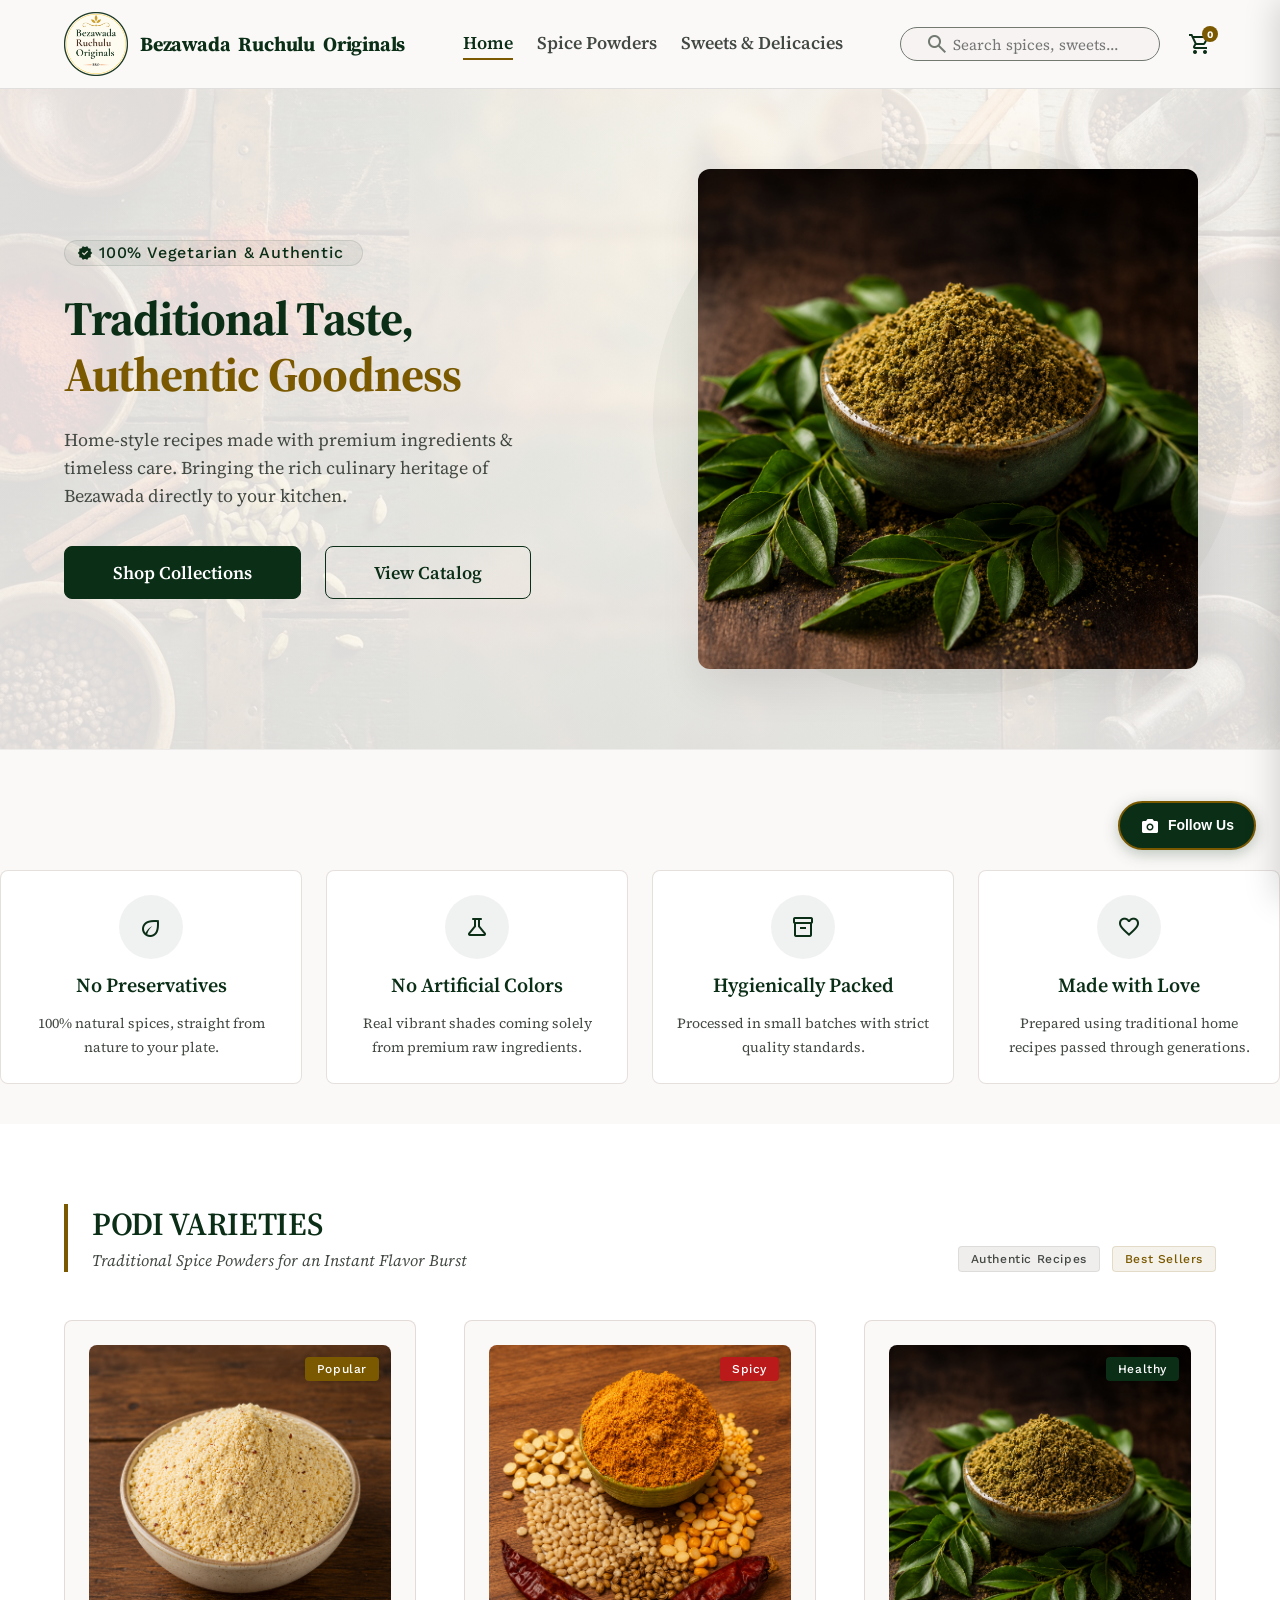
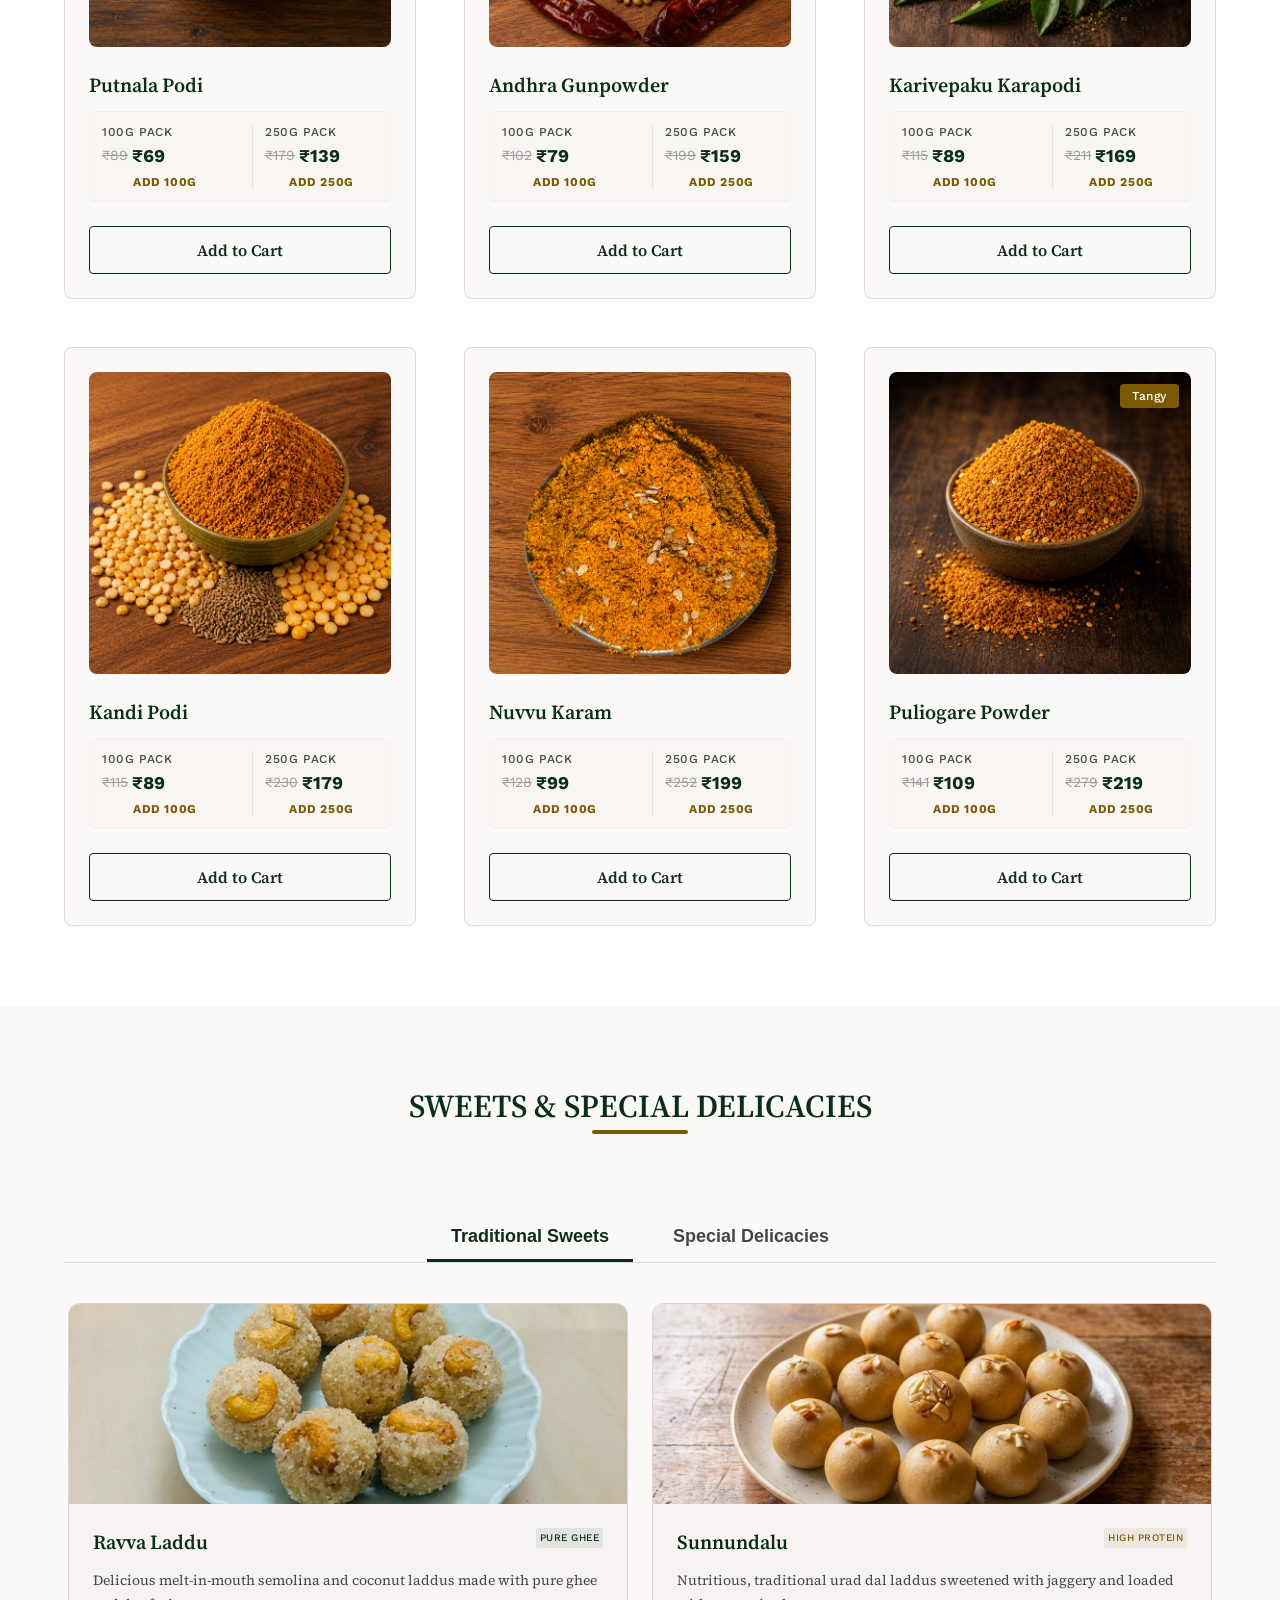
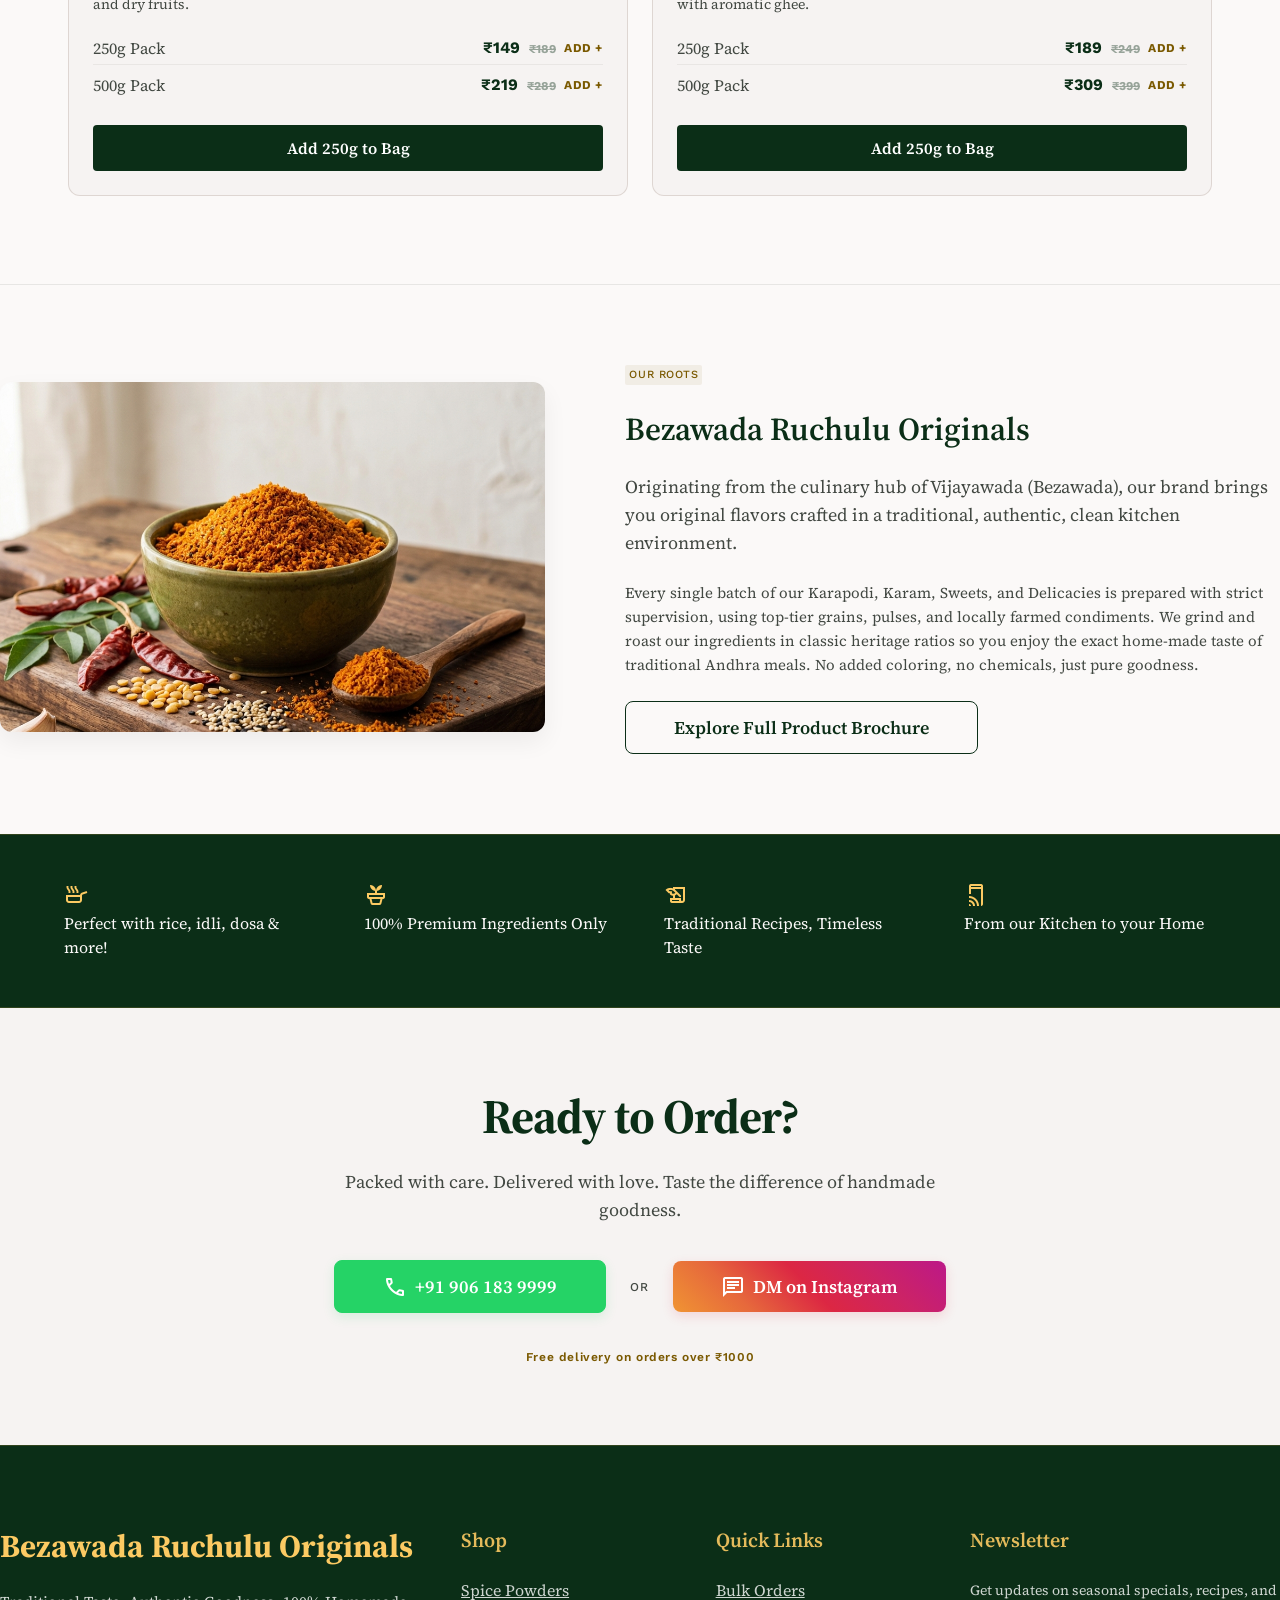
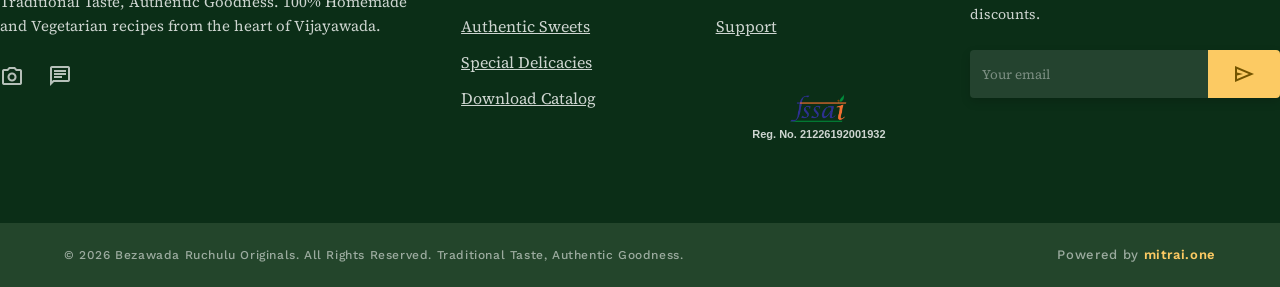
<file: index.html>
<!DOCTYPE html>
<html lang="en">

<head>
  <meta charset="utf-8">
  <meta name="viewport" content="width=device-width, initial-scale=1.0">
  <title>Bezawada Ruchulu Originals | Authentic Traditional Spices & Sweets</title>
  <meta name="description"
    content="Discover the authentic taste of tradition with Bezawada Ruchulu Originals. 100% vegetarian spice powders, sweets, and delicacies made with premium ingredients in Vijayawada.">

  <!-- Styling Stylesheet -->
  <link rel="stylesheet" href="styles.css">

  <!-- Favicon / Tab Icon -->
  <link rel="icon" type="image/png" href="Assets/Brand_logo.png">
</head>

<body>

  <!-- Top Navigation Bar -->
  <header>
    <div class="nav-container">
      <a class="nav-logo-link" href="#"
        style="display: flex; align-items: center; gap: 12px; text-decoration: none; flex-shrink: 0;">
        <img alt="Bezawada Ruchulu Originals Logo" class="logo-img" src="Assets/Brand_logo.png">
        <span class="brand-name-text"
          style="font-family: 'Source Serif 4', serif; font-size: 20px; font-weight: 700; color: var(--color-primary); letter-spacing: -0.01em; white-space: nowrap;">
          <span class="brand-letter">B</span><span class="brand-expand brand-expand-1">ezawada</span>
          <span class="brand-letter">R</span><span class="brand-expand brand-expand-2">uchulu</span>
          <span class="brand-letter">O</span><span class="brand-expand brand-expand-3">riginals</span>
        </span>
      </a>
      <nav class="nav-menu" id="navMenu">
        <a class="nav-link active" href="#">Home</a>
        <a class="nav-link" href="#spices">Spice Powders</a>
        <a class="nav-link" href="#sweets">Sweets & Delicacies</a>
      </nav>

      <div class="nav-right">
        <!-- Live Search Bar -->
        <div class="search-bar">
          <span class="material-symbols-outlined" style="color: var(--color-outline);">search</span>
          <input class="search-input" id="searchInput" placeholder="Search spices, sweets..." type="text">
        </div>

        <!-- Cart Toggle Button -->
        <button class="icon-btn" id="cartToggleBtn" aria-label="Open Shopping Cart">
          <span class="material-symbols-outlined">shopping_cart</span>
          <span class="cart-badge" id="cartCountBadge">0</span>
        </button>

        <!-- Mobile Menu Toggle -->
        <button class="mobile-nav-toggle" id="mobileNavToggle" aria-label="Toggle Navigation Menu">
          <span class="material-symbols-outlined">menu</span>
        </button>
      </div>
    </div>
  </header>

  <main>
    <!-- Hero Section -->
    <section class="hero-section">
      <div class="hero-bg-overlay"></div>
      <div class="container-max hero-container">
        <div class="hero-content">
          <div class="verified-badge">
            <span class="material-symbols-outlined icon-filled">verified</span>
            <span class="font-label-sm uppercase">100% Vegetarian &amp; Authentic</span>
          </div>
          <h1 class="font-display-lg hero-title">
            Traditional Taste,<br>
            <span>Authentic Goodness</span>
          </h1>
          <p class="font-body-lg hero-desc">
            Home-style recipes made with premium ingredients &amp; timeless care. Bringing the rich culinary heritage of
            Bezawada directly to your kitchen.
          </p>
          <div class="hero-actions">
            <a class="btn btn-primary" href="#spices">Shop Collections</a>
            <a class="btn btn-secondary" href="catalog.html">View Catalog</a>
          </div>
        </div>
        <div class="hero-image-wrapper">
          <div class="hero-circle-bg"></div>
          <!-- Main Hero Image (local container composition) -->
          <img class="hero-img" alt="Composition of traditional Indian spice powders"
            src="Assets/Karivepaku Karapodi - product image.png">
        </div>
      </div>
    </section>

    <!-- Benefits Grid -->
    <section class="container-max" style="padding: 40px 0;">
      <div class="benefits-grid">
        <div class="benefit-card">
          <div class="benefit-icon-wrapper">
            <span class="material-symbols-outlined">eco</span>
          </div>
          <h3 class="font-title-md benefit-title">No Preservatives</h3>
          <p class="font-body-md" style="color: var(--color-on-surface-variant); font-size: 14px;">100% natural spices,
            straight from nature to your plate.</p>
        </div>
        <div class="benefit-card">
          <div class="benefit-icon-wrapper">
            <span class="material-symbols-outlined">science</span>
          </div>
          <h3 class="font-title-md benefit-title">No Artificial Colors</h3>
          <p class="font-body-md" style="color: var(--color-on-surface-variant); font-size: 14px;">Real vibrant shades
            coming solely from premium raw ingredients.</p>
        </div>
        <div class="benefit-card">
          <div class="benefit-icon-wrapper">
            <span class="material-symbols-outlined">inventory_2</span>
          </div>
          <h3 class="font-title-md benefit-title">Hygienically Packed</h3>
          <p class="font-body-md" style="color: var(--color-on-surface-variant); font-size: 14px;">Processed in small
            batches with strict quality standards.</p>
        </div>
        <div class="benefit-card">
          <div class="benefit-icon-wrapper">
            <span class="material-symbols-outlined">favorite</span>
          </div>
          <h3 class="font-title-md benefit-title">Made with Love</h3>
          <p class="font-body-md" style="color: var(--color-on-surface-variant); font-size: 14px;">Prepared using
            traditional home recipes passed through generations.</p>
        </div>
      </div>
    </section>

    <!-- Spice Powders Section (Podis) -->
    <section class="products-section" id="spices">
      <div class="container-max">
        <div class="section-header-row">
          <div class="section-title-group">
            <h2 class="font-headline-lg">Podi Varieties</h2>
            <p class="font-body-md">Traditional Spice Powders for an Instant Flavor Burst</p>
          </div>
          <div class="section-badges">
            <span class="font-label-sm badge">Authentic Recipes</span>
            <span class="font-label-sm badge badge-highlight">Best Sellers</span>
          </div>
        </div>

        <!-- Products Grid -->
        <div class="products-grid" id="spicesGrid">

          <!-- Putnala Podi -->
          <div class="product-card" data-name="putnala podi" data-id="podi-putnala">
            <div class="product-img-container">
              <img class="product-card-img" alt="Putnala Podi" src="Assets/Putnala_Podi.png">
              <span class="font-label-sm ribbon ribbon-popular">Popular</span>
            </div>
            <h3 class="font-title-md product-name">Putnala Podi</h3>
            <div class="price-grid">
              <div class="price-option">
                <span class="font-label-sm weight-label">100g Pack</span>
                <div class="price-numbers">
                  <span class="price-original">₹89</span>
                  <span class="price-current">₹69</span>
                </div>
                <button class="delicacy-add-btn add-to-cart-quick" data-id="podi-putnala-100"
                  data-name="Putnala Podi (100g)" data-price="69" data-img="Assets/Putnala_Podi.png"
                  data-weight="100g">Add 100g</button>
              </div>
              <div class="price-option"
                style="border-left: 1px solid rgba(90,51,27,0.1); padding-left: var(--spacing-sm);">
                <span class="font-label-sm weight-label">250g Pack</span>
                <div class="price-numbers">
                  <span class="price-original">₹179</span>
                  <span class="price-current">₹139</span>
                </div>
                <button class="delicacy-add-btn add-to-cart-quick" data-id="podi-putnala-250"
                  data-name="Putnala Podi (250g)" data-price="139" data-img="Assets/Putnala_Podi.png"
                  data-weight="250g">Add 250g</button>
              </div>
            </div>
            <button class="btn-card add-to-cart-btn" data-id="podi-putnala-100" data-name="Putnala Podi (100g)"
              data-price="69" data-img="Assets/Putnala_Podi.png" data-weight="100g">Add to Cart</button>
          </div>

          <!-- Andhra Gunpowder (Karam Podi) -->
          <div class="product-card" data-name="andhra gunpowder karam podi nalla karam" data-id="podi-gunpowder">
            <div class="product-img-container">
              <img class="product-card-img" alt="Andhra Gunpowder" src="Assets/Andhra_Gunpowder.png">
              <span class="font-label-sm ribbon ribbon-spicy">Spicy</span>
            </div>
            <h3 class="font-title-md product-name">Andhra Gunpowder</h3>
            <div class="price-grid">
              <div class="price-option">
                <span class="font-label-sm weight-label">100g Pack</span>
                <div class="price-numbers">
                  <span class="price-original">₹102</span>
                  <span class="price-current">₹79</span>
                </div>
                <button class="delicacy-add-btn add-to-cart-quick" data-id="podi-gunpowder-100"
                  data-name="Andhra Gunpowder (100g)" data-price="79" data-img="Assets/Andhra_Gunpowder.png"
                  data-weight="100g">Add 100g</button>
              </div>
              <div class="price-option"
                style="border-left: 1px solid rgba(90,51,27,0.1); padding-left: var(--spacing-sm);">
                <span class="font-label-sm weight-label">250g Pack</span>
                <div class="price-numbers">
                  <span class="price-original">₹199</span>
                  <span class="price-current">₹159</span>
                </div>
                <button class="delicacy-add-btn add-to-cart-quick" data-id="podi-gunpowder-250"
                  data-name="Andhra Gunpowder (250g)" data-price="159" data-img="Assets/Andhra_Gunpowder.png"
                  data-weight="250g">Add 250g</button>
              </div>
            </div>
            <button class="btn-card add-to-cart-btn" data-id="podi-gunpowder-100" data-name="Andhra Gunpowder (100g)"
              data-price="79" data-img="Assets/Andhra_Gunpowder.png" data-weight="100g">Add to Cart</button>
          </div>

          <!-- Karivepaku Karapodi -->
          <div class="product-card" data-name="karivepaku karapodi curry leaf spice" data-id="podi-karivepaku">
            <div class="product-img-container">
              <img class="product-card-img" alt="Karivepaku Karapodi" src="Assets/Karivepaku_Karapodi.png">
              <span class="font-label-sm ribbon ribbon-healthy">Healthy</span>
            </div>
            <h3 class="font-title-md product-name">Karivepaku Karapodi</h3>
            <div class="price-grid">
              <div class="price-option">
                <span class="font-label-sm weight-label">100g Pack</span>
                <div class="price-numbers">
                  <span class="price-original">₹115</span>
                  <span class="price-current">₹89</span>
                </div>
                <button class="delicacy-add-btn add-to-cart-quick" data-id="podi-karivepaku-100"
                  data-name="Karivepaku Karapodi (100g)" data-price="89" data-img="Assets/Karivepaku_Karapodi.png"
                  data-weight="100g">Add 100g</button>
              </div>
              <div class="price-option"
                style="border-left: 1px solid rgba(90,51,27,0.1); padding-left: var(--spacing-sm);">
                <span class="font-label-sm weight-label">250g Pack</span>
                <div class="price-numbers">
                  <span class="price-original">₹211</span>
                  <span class="price-current">₹169</span>
                </div>
                <button class="delicacy-add-btn add-to-cart-quick" data-id="podi-karivepaku-250"
                  data-name="Karivepaku Karapodi (250g)" data-price="169" data-img="Assets/Karivepaku_Karapodi.png"
                  data-weight="250g">Add 250g</button>
              </div>
            </div>
            <button class="btn-card add-to-cart-btn" data-id="podi-karivepaku-100"
              data-name="Karivepaku Karapodi (100g)" data-price="89" data-img="Assets/Karivepaku_Karapodi.png"
              data-weight="100g">Add to Cart</button>
          </div>

          <!-- Kandi Podi -->
          <div class="product-card" data-name="kandi podi dal powder" data-id="podi-kandi">
            <div class="product-img-container">
              <img class="product-card-img" alt="Kandi Podi" src="Assets/Kandi_Podi.png">
            </div>
            <h3 class="font-title-md product-name">Kandi Podi</h3>
            <div class="price-grid">
              <div class="price-option">
                <span class="font-label-sm weight-label">100g Pack</span>
                <div class="price-numbers">
                  <span class="price-original">₹115</span>
                  <span class="price-current">₹89</span>
                </div>
                <button class="delicacy-add-btn add-to-cart-quick" data-id="podi-kandi-100"
                  data-name="Kandi Podi (100g)" data-price="89" data-img="Assets/Kandi_Podi.png" data-weight="100g">Add
                  100g</button>
              </div>
              <div class="price-option"
                style="border-left: 1px solid rgba(90,51,27,0.1); padding-left: var(--spacing-sm);">
                <span class="font-label-sm weight-label">250g Pack</span>
                <div class="price-numbers">
                  <span class="price-original">₹230</span>
                  <span class="price-current">₹179</span>
                </div>
                <button class="delicacy-add-btn add-to-cart-quick" data-id="podi-kandi-250"
                  data-name="Kandi Podi (250g)" data-price="179" data-img="Assets/Kandi_Podi.png" data-weight="250g">Add
                  250g</button>
              </div>
            </div>
            <button class="btn-card add-to-cart-btn" data-id="podi-kandi-100" data-name="Kandi Podi (100g)"
              data-price="89" data-img="Assets/Kandi_Podi.png" data-weight="100g">Add to Cart</button>
          </div>

          <!-- Nuvvu Karam -->
          <div class="product-card" data-name="nuvvu karam sesame spice powder" data-id="podi-nuvvu">
            <div class="product-img-container">
              <img class="product-card-img" alt="Nuvvu Karam" src="Assets/Nuvvu_Karam.png">
            </div>
            <h3 class="font-title-md product-name">Nuvvu Karam</h3>
            <div class="price-grid">
              <div class="price-option">
                <span class="font-label-sm weight-label">100g Pack</span>
                <div class="price-numbers">
                  <span class="price-original">₹128</span>
                  <span class="price-current">₹99</span>
                </div>
                <button class="delicacy-add-btn add-to-cart-quick" data-id="podi-nuvvu-100"
                  data-name="Nuvvu Karam (100g)" data-price="99" data-img="Assets/Nuvvu_Karam.png"
                  data-weight="100g">Add 100g</button>
              </div>
              <div class="price-option"
                style="border-left: 1px solid rgba(90,51,27,0.1); padding-left: var(--spacing-sm);">
                <span class="font-label-sm weight-label">250g Pack</span>
                <div class="price-numbers">
                  <span class="price-original">₹252</span>
                  <span class="price-current">₹199</span>
                </div>
                <button class="delicacy-add-btn add-to-cart-quick" data-id="podi-nuvvu-250"
                  data-name="Nuvvu Karam (250g)" data-price="199" data-img="Assets/Nuvvu_Karam.png"
                  data-weight="250g">Add 250g</button>
              </div>
            </div>
            <button class="btn-card add-to-cart-btn" data-id="podi-nuvvu-100" data-name="Nuvvu Karam (100g)"
              data-price="99" data-img="Assets/Nuvvu_Karam.png" data-weight="100g">Add to Cart</button>
          </div>

          <!-- Puliogare Powder -->
          <div class="product-card" data-name="puliogare powder tamarind rice mix" data-id="podi-puliogare">
            <div class="product-img-container">
              <img class="product-card-img" alt="Puliogare Powder" src="Assets/Puliyogare_Powder.png">
              <span class="font-label-sm ribbon ribbon-popular">Tangy</span>
            </div>
            <h3 class="font-title-md product-name">Puliogare Powder</h3>
            <div class="price-grid">
              <div class="price-option">
                <span class="font-label-sm weight-label">100g Pack</span>
                <div class="price-numbers">
                  <span class="price-original">₹141</span>
                  <span class="price-current">₹109</span>
                </div>
                <button class="delicacy-add-btn add-to-cart-quick" data-id="podi-puliogare-100"
                  data-name="Puliogare Powder (100g)" data-price="109" data-img="Assets/Puliyogare_Powder.png"
                  data-weight="100g">Add 100g</button>
              </div>
              <div class="price-option"
                style="border-left: 1px solid rgba(90,51,27,0.1); padding-left: var(--spacing-sm);">
                <span class="font-label-sm weight-label">250g Pack</span>
                <div class="price-numbers">
                  <span class="price-original">₹279</span>
                  <span class="price-current">₹219</span>
                </div>
                <button class="delicacy-add-btn add-to-cart-quick" data-id="podi-puliogare-250"
                  data-name="Puliogare Powder (250g)" data-price="219" data-img="Assets/Puliyogare_Powder.png"
                  data-weight="250g">Add 250g</button>
              </div>
            </div>
            <button class="btn-card add-to-cart-btn" data-id="podi-puliogare-100" data-name="Puliogare Powder (100g)"
              data-price="109" data-img="Assets/Puliyogare_Powder.png" data-weight="100g">Add to Cart</button>
          </div>

          <!-- Catalog CTA Card -->
          <!-- <div class="cta-card">
            <span class="material-symbols-outlined cta-card-icon">restaurant_menu</span>
            <h4 class="font-headline-lg cta-card-title">Want More?</h4>
            <p class="cta-card-desc">Discover our full range of authentic spice powders and pickles, including Kobbari
              Karam and specialized mixes.</p>
            <a class="btn btn-accent" href="catalog.html"
              style="padding: 10px 24px; font-size: 16px; text-decoration: none;">View Full Catalog</a>
          </div> -->

        </div>
      </div>
    </section>

    <!-- Sweets & Delicacies Bento Section -->
    <section class="sweets-section" id="sweets">
      <div class="container-max">
        <div class="sweets-title-center">
          <h2 class="font-headline-lg">Sweets &amp; Special Delicacies</h2>
          <div class="divider-gold"></div>
        </div>

        <div class="carousel-tabs">
          <button class="carousel-tab-btn active" data-slide="0">Traditional Sweets</button>
          <button class="carousel-tab-btn" data-slide="1">Special Delicacies</button>
        </div>

        <div class="carousel-viewport">
          <div class="carousel-track" id="sweetsCarouselTrack">

            <!-- Slide 1: Sweets -->
            <div class="carousel-slide">
              <div class="sweets-slide-content">
                <!-- Ravva Laddu -->
                <div class="sweet-card" data-name="ravva laddu sweet semolina" data-id="sweet-ravva">
                  <div class="sweet-img-wrapper">
                    <img class="sweet-img" alt="Ravva Laddu" src="Assets/Ravva_Laddu.jpeg">
                  </div>
                  <div class="sweet-info">
                    <div class="sweet-header">
                      <h3 class="font-title-md sweet-name">Ravva Laddu</h3>
                      <span class="font-label-sm tag-label">Pure Ghee</span>
                    </div>
                    <p class="font-body-md" style="color: var(--color-on-surface-variant); font-size: 14px;">Delicious
                      melt-in-mouth semolina and coconut laddus made with pure ghee and dry fruits.</p>
                    <div class="sweet-prices">
                      <div class="sweet-price-row">
                        <span class="font-body-md sweet-price-label">250g Pack</span>
                        <div style="display: flex; align-items: center; gap: 8px;">
                          <span class="sweet-price-value">₹149 <span>₹189</span></span>
                          <button class="delicacy-add-btn add-to-cart-quick" data-id="sweet-ravva-250"
                            data-name="Ravva Laddu (250g)" data-price="149" data-img="Assets/Ravva_Laddu.jpeg"
                            data-weight="250g" style="margin-top: 0;">Add +</button>
                        </div>
                      </div>
                      <div class="sweet-price-row">
                        <span class="font-body-md sweet-price-label">500g Pack</span>
                        <div style="display: flex; align-items: center; gap: 8px;">
                          <span class="sweet-price-value">₹219 <span>₹289</span></span>
                          <button class="delicacy-add-btn add-to-cart-quick" data-id="sweet-ravva-500"
                            data-name="Ravva Laddu (500g)" data-price="219" data-img="Assets/Ravva_Laddu.jpeg"
                            data-weight="500g" style="margin-top: 0;">Add +</button>
                        </div>
                      </div>
                    </div>
                    <button class="btn-sweet-add add-to-cart-btn" data-id="sweet-ravva-250"
                      data-name="Ravva Laddu (250g)" data-price="149" data-img="Assets/Ravva_Laddu.jpeg"
                      data-weight="250g">Add 250g to Bag</button>
                  </div>
                </div>

                <!-- Sunnundalu -->
                <div class="sweet-card" data-name="sunnundalu sweet urad dal laddu" data-id="sweet-sunnundalu">
                  <div class="sweet-img-wrapper">
                    <img class="sweet-img" alt="Sunnundalu" src="Assets/Sunnundalu.jpeg">
                  </div>
                  <div class="sweet-info">
                    <div class="sweet-header">
                      <h3 class="font-title-md sweet-name">Sunnundalu</h3>
                      <span class="font-label-sm tag-label tag-label-secondary">High Protein</span>
                    </div>
                    <p class="font-body-md" style="color: var(--color-on-surface-variant); font-size: 14px;">Nutritious,
                      traditional urad dal laddus sweetened with jaggery and loaded with aromatic ghee.</p>
                    <div class="sweet-prices">
                      <div class="sweet-price-row">
                        <span class="font-body-md sweet-price-label">250g Pack</span>
                        <div style="display: flex; align-items: center; gap: 8px;">
                          <span class="sweet-price-value">₹189 <span>₹249</span></span>
                          <button class="delicacy-add-btn add-to-cart-quick" data-id="sweet-sunnundalu-250"
                            data-name="Sunnundalu (250g)" data-price="189" data-img="Assets/Sunnundalu.jpeg"
                            data-weight="250g" style="margin-top: 0;">Add +</button>
                        </div>
                      </div>
                      <div class="sweet-price-row">
                        <span class="font-body-md sweet-price-label">500g Pack</span>
                        <div style="display: flex; align-items: center; gap: 8px;">
                          <span class="sweet-price-value">₹309 <span>₹399</span></span>
                          <button class="delicacy-add-btn add-to-cart-quick" data-id="sweet-sunnundalu-500"
                            data-name="Sunnundalu (500g)" data-price="309" data-img="Assets/Sunnundalu.jpeg"
                            data-weight="500g" style="margin-top: 0;">Add +</button>
                        </div>
                      </div>
                    </div>
                    <button class="btn-sweet-add add-to-cart-btn" data-id="sweet-sunnundalu-250"
                      data-name="Sunnundalu (250g)" data-price="189" data-img="Assets/Sunnundalu.jpeg"
                      data-weight="250g">Add 250g to Bag</button>
                  </div>
                </div>
              </div>
            </div>

            <!-- Slide 2: Special Delicacies -->
            <div class="carousel-slide">
              <div class="sweets-slide-content">
                <!-- Coco Bliss -->
                <div class="sweet-card" data-name="coco bliss coconut pudding dessert" data-id="delicacy-cocobliss">
                  <div class="sweet-img-wrapper">
                    <img class="sweet-img" alt="Coco Bliss" src="Assets/cocoBliss.jpeg">
                  </div>
                  <div class="sweet-info">
                    <div class="sweet-header">
                      <h3 class="font-title-md sweet-name">Coco Bliss</h3>
                      <span class="font-label-sm tag-label">Coconut Cream</span>
                    </div>
                    <p class="font-body-md" style="color: var(--color-on-surface-variant); font-size: 14px;">A premium
                      transparent milk pudding dessert prepared with fresh coconut cream. Mildly sweet and extremely
                      cooling.</p>
                    <div class="sweet-prices">
                      <div class="sweet-price-row">
                        <span class="font-body-md sweet-price-label">100g Pack</span>
                        <div style="display: flex; align-items: center; gap: 8px;">
                          <span class="sweet-price-value">₹79 <span>₹100</span></span>
                          <button class="delicacy-add-btn add-to-cart-quick" data-id="delicacy-cocobliss"
                            data-name="Coco Bliss (100g)" data-price="79" data-img="Assets/cocoBliss.jpeg"
                            data-weight="100g" style="margin-top: 0;">Add +</button>
                        </div>
                      </div>
                    </div>
                    <button class="btn-sweet-add add-to-cart-btn" data-id="delicacy-cocobliss"
                      data-name="Coco Bliss (100g)" data-price="79" data-img="Assets/cocoBliss.jpeg"
                      data-weight="100g">Add 100g to Bag</button>
                  </div>
                </div>

                <!-- Junnu -->
                <div class="sweet-card" data-name="junnu steamed milk pudding colostrum" data-id="delicacy-junnu">
                  <div class="sweet-img-wrapper">
                    <img class="sweet-img" alt="Junnu" src="Assets/Junnu.png">
                  </div>
                  <div class="sweet-info">
                    <div class="sweet-header">
                      <h3 class="font-title-md sweet-name">Junnu</h3>
                      <span class="font-label-sm tag-label tag-label-secondary">Colostrum Milk</span>
                    </div>
                    <p class="font-body-md" style="color: var(--color-on-surface-variant); font-size: 14px;">Steamed
                      milk pudding made with premium colostrum milk, sweetened with organic jaggery, black pepper, and
                      cardamom.</p>
                    <div class="sweet-prices">
                      <div class="sweet-price-row">
                        <span class="font-body-md sweet-price-label">100g Pack</span>
                        <div style="display: flex; align-items: center; gap: 8px;">
                          <span class="sweet-price-value">₹99 <span>₹120</span></span>
                          <button class="delicacy-add-btn add-to-cart-quick" data-id="delicacy-junnu-100"
                            data-name="Junnu (100g)" data-price="99" data-img="Assets/Junnu.png" data-weight="100g"
                            style="margin-top: 0;">Add +</button>
                        </div>
                      </div>
                      <div class="sweet-price-row">
                        <span class="font-body-md sweet-price-label">500g Pack</span>
                        <div style="display: flex; align-items: center; gap: 8px;">
                          <span class="sweet-price-value">₹499 <span>₹600</span></span>
                          <button class="delicacy-add-btn add-to-cart-quick" data-id="delicacy-junnu-500"
                            data-name="Junnu (500g)" data-price="499" data-img="Assets/Junnu.png" data-weight="500g"
                            style="margin-top: 0;">Add +</button>
                        </div>
                      </div>
                    </div>
                    <button class="btn-sweet-add add-to-cart-btn" data-id="delicacy-junnu-100" data-name="Junnu (100g)"
                      data-price="99" data-img="Assets/Junnu.png" data-weight="100g">Add 100g to Bag</button>
                  </div>
                </div>

              </div>
            </div>

          </div>
        </div>
      </div>
    </section>

    <!-- About Section / Our Story -->
    <section class="container-max about-section" id="about" style="border-top: 1px solid rgba(114, 121, 113, 0.15);">
      <div class="about-grid">
        <div class="about-image-wrapper">
          <img alt="Preparing authentic spice powders" src="Assets/our_story_spice.png"
            style="width: 100%; border-radius: var(--border-radius-xl); box-shadow: 0 10px 25px rgba(0,0,0,0.06); object-fit: cover; height: 350px;">
        </div>
        <div class="about-content">
          <span class="font-label-sm tag-label tag-label-secondary" style="font-size: 11px;">Our Roots</span>
          <h2 class="font-headline-lg" style="color: var(--color-primary);">Bezawada Ruchulu Originals</h2>
          <p class="font-body-lg" style="color: var(--color-on-surface-variant);">
            Originating from the culinary hub of Vijayawada (Bezawada), our brand brings you original flavors crafted in
            a traditional, authentic, clean kitchen environment.
          </p>
          <p class="font-body-md" style="color: var(--color-on-surface-variant); font-size: 15px;">
            Every single batch of our Karapodi, Karam, Sweets, and Delicacies is prepared with strict supervision, using
            top-tier grains, pulses, and locally farmed condiments. We grind and roast our ingredients in classic
            heritage ratios so you enjoy the exact home-made taste of traditional Andhra meals. No added coloring, no
            chemicals, just pure goodness.
          </p>
          <a class="btn btn-secondary" href="catalog.html" style="text-decoration: none;">Explore Full Product
            Brochure</a>
        </div>
      </div>
    </section>

    <!-- Trust Signals Bar -->
    <section class="trust-bar">
      <div class="container-max trust-container">
        <div class="trust-item">
          <span class="material-symbols-outlined trust-icon">skillet</span>
          <p class="trust-text">Perfect with rice, idli, dosa &amp; more!</p>
        </div>
        <div class="trust-item">
          <span class="material-symbols-outlined trust-icon">potted_plant</span>
          <p class="trust-text">100% Premium Ingredients Only</p>
        </div>
        <div class="trust-item">
          <span class="material-symbols-outlined trust-icon">history_edu</span>
          <p class="trust-text">Traditional Recipes, Timeless Taste</p>
        </div>
        <div class="trust-item">
          <span class="material-symbols-outlined trust-icon">tap_and_play</span>
          <p class="trust-text">From our Kitchen to your Home</p>
        </div>
      </div>
    </section>

    <!-- Order CTA Section -->
    <section class="order-cta-section">
      <div class="order-cta-container">
        <h2 class="font-display-lg order-cta-title">Ready to Order?</h2>
        <p class="font-body-lg order-cta-desc">Packed with care. Delivered with love. Taste the difference of handmade
          goodness.</p>
        <div class="order-buttons-group">
          <a class="btn order-btn-wa"
            href="https://wa.me/919061839999?text=Hello!%20I'd%20like%20to%20order%20some%20traditional%20spices%20and%20sweets."
            target="_blank" rel="noopener">
            <span class="material-symbols-outlined" style="margin-right: 8px;">call</span>
            +91 906 183 9999
          </a>
          <span class="font-label-sm order-btn-or">OR</span>
          <a class="btn order-btn-insta" href="https://instagram.com/bezawadaruchulu.originals" target="_blank"
            rel="noopener">
            <span class="material-symbols-outlined" style="margin-right: 8px;">chat</span>
            DM on Instagram
          </a>
        </div>
        <p class="font-label-sm free-del-msg">Free delivery on orders over ₹1000</p>
      </div>
    </section>
  </main>

  <!-- Footer -->
  <footer>
    <div class="container-max footer-top">
      <div class="footer-col">
        <h3 class="font-headline-lg">Bezawada Ruchulu Originals</h3>
        <p class="footer-desc">
          Traditional Taste, Authentic Goodness. 100% Homemade and Vegetarian recipes from the heart of Vijayawada.
        </p>
        <div class="footer-social-links">
          <a class="footer-social-btn" href="https://instagram.com/bezawadaruchulu.originals" target="_blank"
            rel="noopener" aria-label="Instagram">
            <span class="material-symbols-outlined">camera_alt</span>
          </a>
          <a class="footer-social-btn" href="https://wa.me/919061839999" target="_blank" rel="noopener"
            aria-label="WhatsApp">
            <span class="material-symbols-outlined">chat</span>
          </a>
        </div>
      </div>

      <div class="footer-col">
        <h4 class="font-title-md">Shop</h4>
        <ul class="footer-links">
          <li class="footer-link-item"><a href="#spices">Spice Powders</a></li>
          <li class="footer-link-item"><a href="#sweets">Authentic Sweets</a></li>
          <li class="footer-link-item"><a href="#sweets">Special Delicacies</a></li>
          <li class="footer-link-item"><a href="catalog.html">Download Catalog</a></li>
        </ul>
      </div>

      <div class="footer-col">
        <h4 class="font-title-md">Quick Links</h4>
        <ul class="footer-links" style="margin-bottom: 16px;">
          <li class="footer-link-item"><a href="https://wa.me/919061839999">Bulk Orders</a></li>
          <li class="footer-link-item"><a href="https://wa.me/919061839999">Support</a></li>
        </ul>
        <div class="fssai-badge-container"
          style="display: flex; flex-direction: column; gap: 4px; align-items: center; text-align: center; margin-top: 16px;">
          <img src="Assets/fssai-logo.png" alt="FSSAI Logo" style="height: 28px; width: auto; object-fit: contain;">
          <span
            style="font-size: 11px; font-weight: 600; opacity: 0.8; color: white; font-family: 'Outfit', sans-serif;">Reg.
            No. 21226192001932</span>
        </div>
      </div>

      <div class="footer-col">
        <h4 class="font-title-md">Newsletter</h4>
        <p class="footer-newsletter-text font-body-md" style="font-size: 14px;">Get updates on seasonal specials,
          recipes, and discounts.</p>
        <form class="newsletter-form" id="newsletterForm">
          <input class="newsletter-input" placeholder="Your email" type="email" required>
          <button class="newsletter-btn" type="submit" aria-label="Subscribe">
            <span class="material-symbols-outlined">send</span>
          </button>
        </form>
      </div>
    </div>

    <div class="footer-bottom">
      <p class="font-label-sm footer-copyright">© 2026 Bezawada Ruchulu Originals. All Rights Reserved. Traditional
        Taste, Authentic Goodness.</p>
      <p class="font-label-sm footer-powered-by">Powered by <a href="https://www.mitrai.one/" target="_blank"
          rel="noopener">mitrai.one</a></p>
    </div>
  </footer>

  <!-- Slide-out Shopping Cart Drawer -->
  <div class="cart-drawer-overlay" id="cartDrawerOverlay"></div>
  <div class="cart-drawer" id="cartDrawer">
    <div class="cart-header">
      <h3 class="font-title-md cart-title">Your Bag</h3>
      <button class="close-cart-btn" id="closeCartBtn" aria-label="Close Shopping Cart">
        <span class="material-symbols-outlined">close</span>
      </button>
    </div>

    <!-- Cart Items Scroll Area -->
    <div class="cart-items-wrapper" id="cartItemsContainer">
      <!-- Items dynamically populated via JS -->
      <p class="empty-cart-msg">Your bag is currently empty.</p>
    </div>

    <!-- Cart Summary & WhatsApp checkout footer -->
    <div class="cart-footer">
      <div class="cart-total-row">
        <span class="cart-total-label">Subtotal</span>
        <span class="cart-total-val" id="cartSubtotal">₹0</span>
      </div>
      <p class="font-label-sm" id="freeDeliveryNotice"
        style="color: var(--color-secondary); text-align: right; margin-bottom: 4px; font-weight: 600;">Add ₹1000 for
        Free Delivery</p>
      <button class="cart-checkout-btn" id="checkoutBtn">
        <span class="material-symbols-outlined" style="font-size: 20px;">chat</span>
        Checkout on WhatsApp
      </button>
    </div>
  </div>



  <!-- Floating Instagram Button -->
  <a href="https://instagram.com/bezawadaruchulu.originals" target="_blank" rel="noopener" class="floating-insta-btn"
    aria-label="Follow us on Instagram">
    <span class="material-symbols-outlined icon-filled">camera_alt</span>
    <span class="floating-insta-text">Follow Us</span>
  </a>

  <!-- Exit Intent "We-Care" Feedback Popup -->
  <div class="feedback-overlay" id="feedbackOverlay">
    <div class="feedback-modal" id="feedbackModal">
      <button class="feedback-close-btn" id="feedbackCloseBtn" aria-label="Close Feedback Modal">
        <span class="material-symbols-outlined">close</span>
      </button>

      <div class="feedback-header">
        <span class="material-symbols-outlined feedback-heart-icon">favorite</span>
        <h3 class="font-headline-lg feedback-title">We-Care</h3>
        <p class="font-body-md feedback-subtitle">Your thoughts help us bring you authentic goodness.</p>
      </div>

      <!-- Auto-close progress countdown -->
      <div class="feedback-progress-container">
        <div class="feedback-progress-bar" id="feedbackProgressBar"></div>
        <p class="feedback-timer-label" id="feedbackTimerLabel">Auto-closing in 5s...</p>
      </div>

      <form id="feedbackForm" class="feedback-form">
        <!-- Step 1: Multiple Choice Questions -->
        <div class="feedback-slide active" id="feedbackSlide1" data-step="1">
          <!-- Category 1: Website Experience -->
          <div class="feedback-group">
            <h4 class="font-title-md feedback-group-title">Website Experience</h4>

            <div class="question-row">
              <span class="question-text">1. How would you rate the website's design?</span>
              <div class="rating-stars">
                <input type="radio" name="web_design" value="5" id="star5"><label for="star5">★</label>
                <input type="radio" name="web_design" value="4" id="star4"><label for="star4">★</label>
                <input type="radio" name="web_design" value="3" id="star3"><label for="star3">★</label>
                <input type="radio" name="web_design" value="2" id="star2"><label for="star2">★</label>
                <input type="radio" name="web_design" value="1" id="star1"><label for="star1">★</label>
              </div>
            </div>

            <div class="question-row">
              <span class="question-text">2. Was it easy to search and find products?</span>
              <div class="radio-group">
                <label><input type="radio" name="web_search" value="Yes" required> Yes</label>
                <label><input type="radio" name="web_search" value="Somewhat"> Somewhat</label>
                <label><input type="radio" name="web_search" value="No"> No</label>
              </div>
            </div>

            <div class="question-row">
              <span class="question-text">3. How was the page load speed?</span>
              <div class="radio-group">
                <label><input type="radio" name="web_speed" value="Fast" required> Fast</label>
                <label><input type="radio" name="web_speed" value="Medium"> Medium</label>
                <label><input type="radio" name="web_speed" value="Slow"> Slow</label>
              </div>
            </div>
          </div>

          <!-- Category 2: Products & Pricing -->
          <div class="feedback-group" style="margin-top: 16px;">
            <h4 class="font-title-md feedback-group-title">Products &amp; Pricing</h4>

            <div class="question-row">
              <span class="question-text">4. How is our product pricing?</span>
              <div class="radio-group">
                <label><input type="radio" name="prod_pricing" value="Reasonable" required> Reasonable</label>
                <label><input type="radio" name="prod_pricing" value="Expensive"> Expensive</label>
                <label><input type="radio" name="prod_pricing" value="Cheap"> Cheap</label>
              </div>
            </div>

            <div class="question-row">
              <span class="question-text">5. Satisfied with our variety of Podis &amp; Sweets?</span>
              <div class="radio-group">
                <label><input type="radio" name="prod_variety" value="Yes" required> Yes</label>
                <label><input type="radio" name="prod_variety" value="No"> No</label>
              </div>
            </div>

            <div class="question-row">
              <span class="question-text">6. How likely are you to order from us?</span>
              <div class="radio-group">
                <label><input type="radio" name="order_intent" value="Very Likely" required> Very Likely</label>
                <label><input type="radio" name="order_intent" value="Maybe"> Maybe</label>
                <label><input type="radio" name="order_intent" value="Unlikely"> Unlikely</label>
              </div>
            </div>
          </div>

          <button type="button" class="btn btn-primary feedback-nav-btn" id="feedbackNextBtn"
            style="margin-top: 20px; width: 100%;">Continue</button>
        </div>

        <!-- Step 2: Custom Comments & Personal Details -->
        <div class="feedback-slide" id="feedbackSlide2" data-step="2" style="display: none;">
          <div class="feedback-group">
            <label for="feedbackComments" class="font-title-md feedback-group-title"
              style="display: block; margin-bottom: 8px;">Do you have any suggestions or feedback for us?</label>
            <textarea id="feedbackComments" class="feedback-textarea"
              placeholder="Enter your suggestions, product requests, or other thoughts..."></textarea>
          </div>

          <div class="feedback-group" style="margin-top: 16px;">
            <h4 class="font-title-md feedback-group-title" style="margin-bottom: 8px;">Your Details (Optional)</h4>
            <div style="display: flex; flex-direction: column; gap: 8px;">
              <input type="text" id="feedbackName" class="feedback-input" placeholder="Your Name">
              <input type="email" id="feedbackEmail" class="feedback-input" placeholder="Your Email">
            </div>
          </div>

          <div style="display: flex; gap: 12px; margin-top: 24px;">
            <button type="button" class="btn btn-secondary feedback-nav-btn" id="feedbackBackBtn"
              style="flex: 1;">Back</button>
            <button type="submit" class="btn btn-primary feedback-nav-btn" id="feedbackSubmitBtn"
              style="flex: 1;">Submit Feedback</button>
          </div>
        </div>
      </form>

      <!-- Ask-Once Anonymous Dialog -->
      <div class="anon-dialog-overlay" id="anonDialogOverlay">
        <div class="anon-dialog">
          <h4 class="font-title-md dialog-title" style="color: var(--color-primary); margin-bottom: 8px;">Would you like
            to share your contact details?</h4>
          <p class="font-body-md dialog-desc"
            style="font-size: 14px; color: var(--color-on-surface-variant); margin-bottom: 20px; line-height: 1.5;">This
            helps us reach back to you with custom offers, answers, or updates. You can also submit anonymously.</p>
          <div style="display: flex; gap: 12px;">
            <button type="button" class="btn btn-secondary" id="anonDialogFillBtn"
              style="flex: 1; padding: 10px 16px; font-size: 15px;">Add Details</button>
            <button type="button" class="btn btn-primary" id="anonDialogSubmitBtn"
              style="flex: 1; padding: 10px 16px; font-size: 15px;">Submit Anonymously</button>
          </div>
        </div>
      </div>

    </div>
  </div>

  <!-- JavaScript file -->
  <script src="script.js"></script>
</body>

</html>
</file>
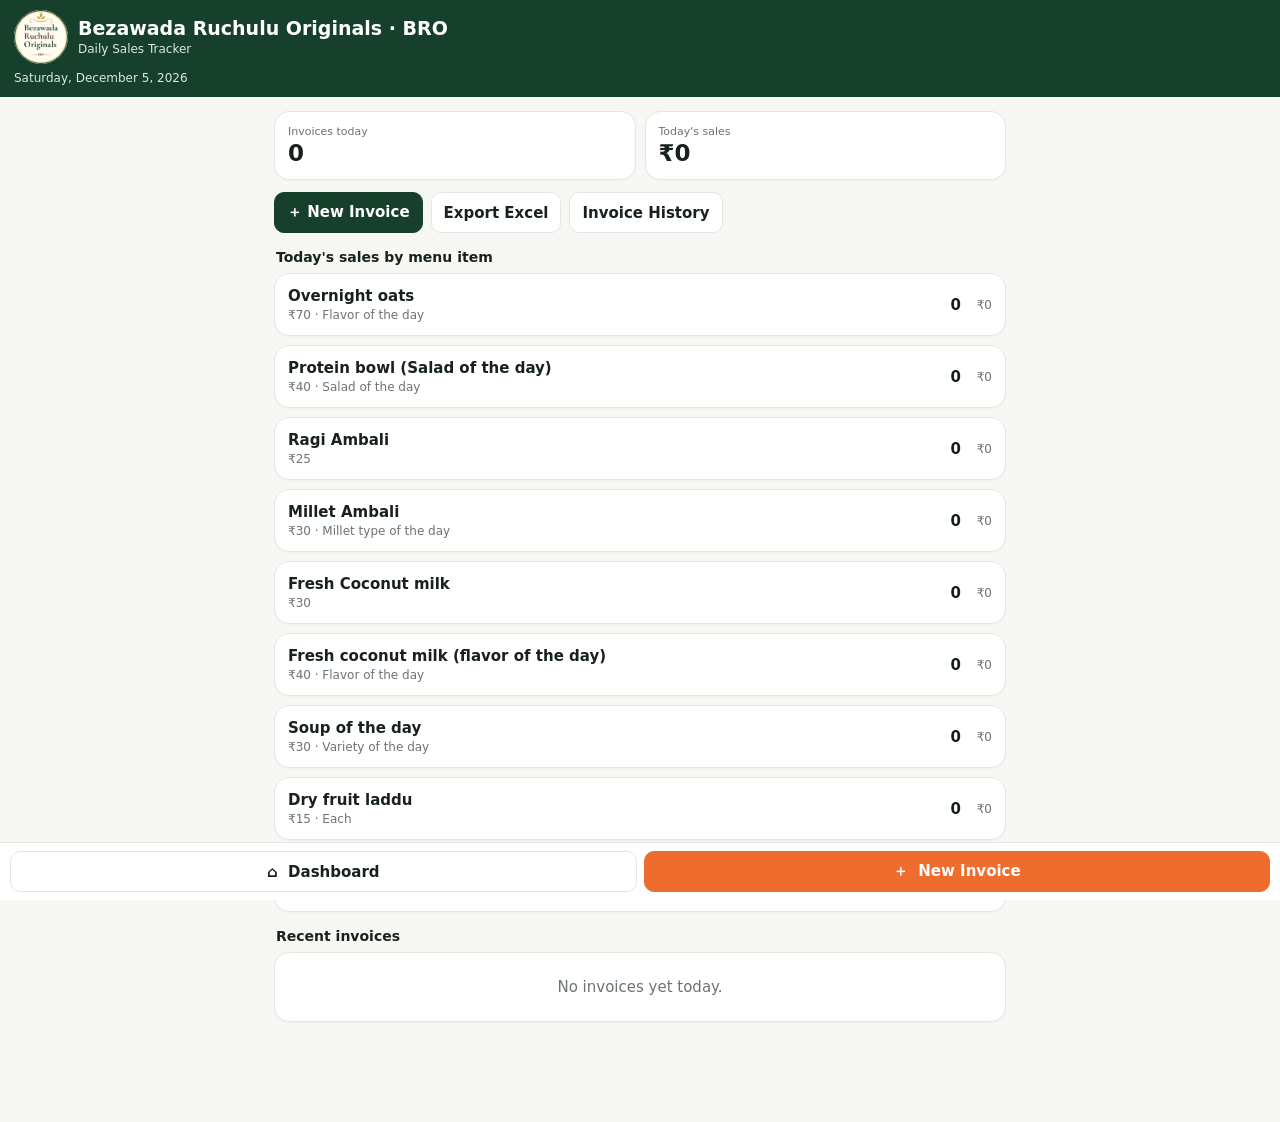
<file: BRO_Daily_Sales_Invoice_Tracker.html>
<!doctype html>
<html lang="en">
<head>
<meta charset="utf-8"><meta name="viewport" content="width=device-width,initial-scale=1,viewport-fit=cover,maximum-scale=1,user-scalable=no">
<meta name="apple-mobile-web-app-capable" content="yes"><meta name="apple-mobile-web-app-status-bar-style" content="default"><meta name="apple-mobile-web-app-title" content="BRO Sales"><meta name="mobile-web-app-capable" content="yes">
<link rel="apple-touch-icon" href="bro-logo.png"><link rel="icon" type="image/png" href="bro-logo.png">
<link rel="manifest" href="manifest.webmanifest">
<meta name="theme-color" content="#163f2c"><title>BRO Daily Sales Tracker</title>
<style>
:root{--green:#163f2c;--brown:#5b321f;--gold:#d3a52e;--orange:#ef6c2f;--bg:#f7f7f3;--card:#fff;--ink:#18221d;--muted:#6b756f;--line:#e3e7e3;--danger:#b42318;--ok:#18794e}
*{box-sizing:border-box}body{margin:0;background:var(--bg);color:var(--ink);font:15px system-ui,-apple-system,BlinkMacSystemFont,"Segoe UI",sans-serif}
header{background:var(--green);color:#fff;padding:10px 14px calc(12px + env(safe-area-inset-top));position:sticky;top:0;z-index:20}.brand{display:flex;align-items:center;gap:10px}.brand img{width:54px;height:54px;object-fit:contain;border-radius:50%;background:#fff}.brand-title{font-weight:800;font-size:19px;line-height:1.15}.brand-sub{font-size:12px;color:#dce8e0;margin-top:2px}.date{font-size:12px;color:#dce8e0;margin-top:7px}
main{max-width:760px;margin:auto;padding:14px 14px 100px}.screen{display:none}.screen.active{display:block}.summary{display:grid;grid-template-columns:1fr 1fr;gap:9px;margin-bottom:12px}.card{background:var(--card);border:1px solid var(--line);border-radius:15px;padding:13px;box-shadow:0 1px 2px #00000008}.label{font-size:11px;color:var(--muted)}.big{font-size:23px;font-weight:800;margin-top:2px}.toolbar{display:flex;gap:8px;flex-wrap:wrap;margin:10px 0}.btn{border:1px solid var(--line);background:#fff;color:var(--ink);border-radius:10px;padding:10px 12px;font:inherit;font-weight:750}.btn.primary{background:var(--green);border-color:var(--green);color:#fff}.btn.accent{background:var(--orange);border-color:var(--orange);color:#fff}.btn.danger{color:var(--danger)}.btn:disabled{opacity:.45}
.section-title{font-size:14px;font-weight:850;margin:16px 2px 8px}.menu{display:flex;flex-direction:column;gap:9px}.item{display:grid;grid-template-columns:1fr auto;gap:9px;align-items:center}.name{font-weight:800}.meta{font-size:12px;color:var(--muted);margin-top:3px}.actions{display:flex;align-items:center;gap:7px}.qty{min-width:28px;text-align:center;font-weight:850}.sell{background:var(--green);color:#fff;border:0;border-radius:11px;padding:11px 14px;font-weight:850}.minus{background:#fff;border:1px solid var(--line);border-radius:9px;padding:8px 11px;font-weight:800}.cartrow{display:grid;grid-template-columns:1fr auto;gap:10px;align-items:center;padding:9px 0}.line-total{font-weight:800}.total{display:flex;justify-content:space-between;font-weight:900;font-size:19px;padding-top:12px}.empty{color:var(--muted);text-align:center;padding:25px 5px}.notice{background:#fff8e7;border-color:#f0d58b}.success{background:#ecfdf3;border-color:#b7e5c8;color:#12663e}.small{font-size:12px;color:var(--muted)}
input{width:100%;padding:11px;border:1px solid #cfd6d1;border-radius:10px;font:inherit;font-size:16px;margin-top:5px;background:#fff}input[type="tel"],input[type="text"],input[type="number"]{font-size:16px}label{font-size:13px;font-weight:700;display:block;margin-bottom:10px}.row2{display:grid;grid-template-columns:1fr 1fr;gap:10px}.invoice-head{display:flex;justify-content:space-between;gap:10px;margin-bottom:10px}.invoice-no{font-weight:850}.history-item{display:flex;justify-content:space-between;gap:10px;align-items:center}.history-item+.history-item{margin-top:8px}.muted{color:var(--muted)}
footer{position:fixed;bottom:0;left:0;right:0;background:#fff;border-top:1px solid var(--line);padding:8px 10px calc(8px + env(safe-area-inset-bottom));display:flex;gap:7px;z-index:30}footer .btn{flex:1}.hidden{display:none!important}
.invoice-print{display:none}dialog{border:0;border-radius:16px;padding:0;width:min(92vw,520px);box-shadow:0 20px 70px #0005}dialog::backdrop{background:#0007}
html,body{overscroll-behavior-x:none}input,button{touch-action:manipulation}
@media print{body{background:#fff}.no-print{display:none!important}.invoice-print{display:block!important;padding:20px;max-width:720px;margin:auto}.print-logo{width:80px;height:80px}.print-brand{display:flex;align-items:center;gap:14px;border-bottom:2px solid #163f2c;padding-bottom:10px}.print-title{font-size:24px;font-weight:900}.print-meta{margin:12px 0}.print-table{width:100%;border-collapse:collapse}.print-table th,.print-table td{border-bottom:0;padding:7px;text-align:left}.print-table .r{text-align:right}.print-total{text-align:right;font-size:18px;font-weight:900;margin-top:12px}}
</style></head>
<body>
<header class="no-print"><div class="brand"><img id="logo" alt="BRO logo"><div><div class="brand-title">Bezawada Ruchulu Originals · BRO</div><div class="brand-sub">Daily Sales Tracker</div></div></div><div class="date" id="today"></div></header>
<main class="no-print">
<section id="dashboard" class="screen active">
<div class="summary"><div class="card"><div class="label">Invoices today</div><div class="big" id="invoiceCount">0</div></div><div class="card"><div class="label">Today's sales</div><div class="big">₹<span id="revenue">0</span></div></div></div>
<div class="toolbar"><button class="btn primary" id="newInvoiceBtn">＋ New Invoice</button><button class="btn" id="exportBtn">Export Excel</button><button class="btn" id="historyBtn">Invoice History</button></div>
<div class="section-title">Today's sales by menu item</div><div id="salesMenu" class="menu"></div>
<div class="section-title">Recent invoices</div><div id="recentInvoices"></div>
</section>
<section id="invoiceScreen" class="screen">
<div class="toolbar"><button class="btn" id="backBtn">← Dashboard</button></div>
<div class="card"><div class="invoice-head"><div><div class="label">New invoice</div><div class="invoice-no" id="newInvoiceNo"></div></div><div class="small" id="invoiceTime"></div></div>
<label>Customer name<input id="customerName" autocomplete="name" placeholder="Customer name"></label>
<label>Mobile number<input id="customerPhone" type="tel" inputmode="tel" autocomplete="tel" placeholder="Mobile number" maxlength="15"></label>
</div>
<div class="section-title">Menu items</div><div id="invoiceMenu" class="menu"></div>
<div class="card" style="margin-top:12px"><div id="cart"></div><div class="total"><span>Total</span><span>₹<span id="cartTotal">0</span></span></div><div class="toolbar"><button class="btn primary" id="submitInvoice">Save Invoice</button></div><div class="small">Saving the invoice updates today's sales immediately.</div></div>
</section>
<section id="historyScreen" class="screen"><div class="toolbar"><button class="btn" id="historyBack">← Dashboard</button></div><div class="section-title">Invoice history</div><div id="historyList"></div></section>
<section id="viewScreen" class="screen"><div class="toolbar"><button class="btn" id="viewBack">← Back</button></div><div id="viewInvoice"></div></section>
</main>
<footer class="no-print"><button class="btn" id="dashNav">⌂&nbsp; Dashboard</button><button class="btn accent" id="newNav">＋&nbsp; New Invoice</button><button class="btn primary hidden" id="submitInvoiceFtr" onclick="submitInvoice()">✓&nbsp; Save Invoice</button></footer>
<dialog id="spiceDialog"><div class="card" style="margin:0;border:0;box-shadow:none"><div class="invoice-head"><div><div class="label">Spices & Podis</div><div class="invoice-no">Add item to invoice</div></div><button class="btn" type="button" onclick="spiceDialog.close()">×</button></div><label>Item name<input id="spiceName" list="spiceOptions" placeholder="Search existing or type a new item" autocomplete="off"><datalist id="spiceOptions"></datalist></label><label>Price per unit (₹)<input id="spicePrice" type="number" min="0" step="0.01" inputmode="decimal" placeholder="Enter price"></label><div class="toolbar"><button class="btn" type="button" onclick="spiceDialog.close()">Cancel</button><button class="btn primary" type="button" id="addSpiceConfirm">Add to invoice</button></div><div class="small">Existing spice/podi names are remembered for faster selection. You can type a new name here and it will be added to the list.</div></div></dialog>
<div id="printArea" class="invoice-print"></div>
<script>
const LOGO='[data-uri]';
const KEY='broInvoiceSalesV2';
const DEFAULT_ITEMS=[
{id:'oats',name:'Overnight oats',price:70,desc:'Flavor of the day',type:'fixed'},
{id:'protein',name:'Protein bowl (Salad of the day)',price:40,desc:'Salad of the day',type:'fixed'},
{id:'ragi',name:'Ragi Ambali',price:25,desc:'',type:'fixed'},
{id:'millet',name:'Millet Ambali',price:30,desc:'Millet type of the day',type:'fixed'},
{id:'coconut',name:'Fresh Coconut milk',price:30,desc:'',type:'fixed'},
{id:'coconutflavor',name:'Fresh coconut milk (flavor of the day)',price:40,desc:'Flavor of the day',type:'fixed'},
{id:'soup',name:'Soup of the day',price:30,desc:'Variety of the day',type:'fixed'},
{id:'laddu',name:'Dry fruit laddu',price:15,desc:'Each',type:'fixed'},
{id:'spices',name:'Spices and podis',price:null,desc:'Enter price per unit at sale',type:'variable'}];
let db=JSON.parse(localStorage.getItem(KEY)||'null');
if(!db) db={items:DEFAULT_ITEMS, invoices:[], seq:{}};
if(!db.items?.length) db.items=DEFAULT_ITEMS;
if(!db.invoices) db.invoices=[]; if(!db.seq) db.seq={}; if(!db.spiceItems) db.spiceItems=[];
let cart={}; let editingId=null; let currentViewId=null;
const todayKey=()=>new Date().toISOString().slice(0,10);
const todayDate=()=>new Date().toLocaleDateString(undefined,{weekday:'long',year:'numeric',month:'long',day:'numeric'});
const money=n=>Number(n||0).toLocaleString('en-IN',{maximumFractionDigits:2});
const save=()=>localStorage.setItem(KEY,JSON.stringify(db));
const esc=x=>String(x??'').replace(/[&<>"']/g,m=>({'&':'&amp;','<':'&lt;','>':'&gt;','"':'&quot;',"'":'&#39;'}[m]));
function invoiceNoFor(date){db.seq[date]=(db.seq[date]||0)+1;return `BRO-${date.replaceAll('-','')}-${String(db.seq[date]).padStart(3,'0')}`}
function invoicesToday(){return db.invoices.filter(x=>x.date===todayKey()&&!x.cancelled)}
function show(id){document.querySelectorAll('.screen').forEach(x=>x.classList.remove('active'));document.getElementById(id).classList.add('active');const f=document.getElementById('submitInvoiceFtr');f.classList.toggle('hidden',id!=='invoiceScreen');window.scrollTo(0,0)}
function renderHeader(){document.getElementById('logo').src=LOGO;document.getElementById('today').textContent=todayDate()}
function renderDashboard(){
 const inv=invoicesToday(), revenue=inv.reduce((a,x)=>a+x.total,0);document.getElementById('invoiceCount').textContent=inv.length;document.getElementById('revenue').textContent=money(revenue);
 const rows=db.items.map(it=>{const lines=inv.flatMap(x=>x.items.filter(y=>y.itemId===it.id));const q=lines.reduce((a,x)=>a+x.qty,0),r=lines.reduce((a,x)=>a+x.lineTotal,0);return `<div class="card item"><div><div class="name">${esc(it.name)}</div><div class="meta">${it.type==='variable'?'Variable price':'₹'+money(it.price)}${it.desc?' · '+esc(it.desc):''}</div></div><div class="actions"><span class="qty">${q}</span><span class="small">₹${money(r)}</span></div></div>`}).join('');document.getElementById('salesMenu').innerHTML=rows;
 const recent=inv.slice().sort((a,b)=>b.ts-a.ts).slice(0,5);document.getElementById('recentInvoices').innerHTML=recent.length?recent.map(x=>`<div class="card history-item"><div><b>${esc(x.invoiceNo)}</b><div class="small">${esc(x.customerName)} · ${esc(x.customerPhone)}</div><div class="small">${x.items.reduce((a,y)=>a+y.qty,0)} units · ${esc(x.time)}</div></div><div><b>₹${money(x.total)}</b><br><button class="btn" onclick="viewInvoice('${x.id}')">View</button></div></div>`).join(''):'<div class="card empty">No invoices yet today.</div>';
}
function renderInvoiceMenu(){document.getElementById('invoiceMenu').innerHTML=db.items.map(it=>{
 const q=Object.values(cart).filter(c=>c.itemId===it.id).reduce((a,c)=>a+c.qty,0);
 const isSpice=it.id==='spices';
 return `<div class="card item"><div><div class="name">${esc(it.name)}</div><div class="meta">${isSpice?'Choose item name & enter price when adding':'₹'+money(it.price)+' per unit'}${it.desc?' · '+esc(it.desc):''}</div></div><div class="actions">${q?`<span class="qty">${q}</span>`:''}<button class="sell" onclick="${isSpice?'openSpiceDialog()':`changeQty('${it.id}',1)`}">${isSpice?'Add spice/podi':(q?'＋':'Add +1')}</button></div></div>`}).join('')}
function changeQty(id,delta){const it=db.items.find(x=>x.id===id);if(it.type==='variable')return openSpiceDialog();let key=id, c=cart[key]||{itemId:id,qty:0,unitPrice:it.price};let next=c.qty+delta;if(next<=0){delete cart[key];renderInvoiceMenu();renderCart();return}c.qty=next;cart[key]=c;renderInvoiceMenu();renderCart()}
function openSpiceDialog(){
 document.getElementById('spiceName').value='';document.getElementById('spicePrice').value='';
 document.getElementById('spiceOptions').innerHTML=db.spiceItems.map(n=>`<option value="${esc(n)}"></option>`).join('');
 document.getElementById('spiceDialog').showModal();
 setTimeout(()=>document.getElementById('spiceName').focus(),50);
}
function addSpiceToInvoice(){
 const name=document.getElementById('spiceName').value.trim(), price=Number(document.getElementById('spicePrice').value);
 if(!name)return alert('Enter the spice/podi item name.');
 if(!(price>=0))return alert('Enter a valid price.');
 if(!db.spiceItems.some(n=>n.toLowerCase()===name.toLowerCase())) db.spiceItems.push(name);
 const key='spice_'+name.toLowerCase().replace(/[^a-z0-9]+/g,'_')+'_'+Date.now();
 cart[key]={itemId:'spices',name,qty:1,unitPrice:price,custom:true};
 save();document.getElementById('spiceDialog').close();renderInvoiceMenu();renderCart();
}

function renderCart(){const keys=Object.keys(cart);let total=0;document.getElementById('cart').innerHTML=keys.length?keys.map(id=>{const c=cart[id],it=c.custom?null:db.items.find(x=>x.id===c.itemId),name=c.custom?c.name:it.name,line=c.qty*c.unitPrice;total+=line;return `<div class="cartrow"><div><b>${esc(name)}</b><div class="small">${c.qty} × ₹${money(c.unitPrice)}${c.custom?' · Spices & Podis':''}</div></div><div style="text-align:right"><div class="line-total">₹${money(line)}</div><button class="btn" style="margin-top:5px;padding:5px 8px" onclick="removeCartItem('${id}')">Remove</button></div></div>`}).join(''):'<div class="empty">Add items to the invoice.</div>';document.getElementById('cartTotal').textContent=money(total);return total}
function removeCartItem(key){delete cart[key];renderInvoiceMenu();renderCart()}
function openNewInvoice(){editingId=null;cart={};document.getElementById('customerName').value='';document.getElementById('customerPhone').value='';document.getElementById('newInvoiceNo').textContent=invoiceNoForPreview();document.getElementById('invoiceTime').textContent=new Date().toLocaleTimeString([], {hour:'2-digit',minute:'2-digit'});renderInvoiceMenu();renderCart();show('invoiceScreen')}
function invoiceNoForPreview(){const date=todayKey(),n=(db.seq[date]||0)+1;return `BRO-${date.replaceAll('-','')}-${String(n).padStart(3,'0')}`}
function submitInvoice(){
 let name=document.getElementById('customerName').value.trim(),phone=document.getElementById('customerPhone').value.trim();if(!name)name='not entered';if(!phone)phone='9986038846';if(!/^[+0-9 ()-]{7,20}$/.test(phone))return alert('Enter a valid mobile number.');if(!Object.keys(cart).length)return alert('Add at least one menu item.');
 const total=renderCart();const date=todayKey(),no=invoiceNoFor(date),items=Object.entries(cart).map(([id,c])=>{const it=c.custom?null:db.items.find(x=>x.id===c.itemId);return {itemId:c.custom?'spices':c.itemId,name:c.custom?c.name:it.name,qty:c.qty,unitPrice:Number(c.unitPrice),lineTotal:Number(c.qty*c.unitPrice),category:c.custom?'Spices and podis':undefined}});
 const inv={id:'inv_'+Date.now(),invoiceNo:no,date,time:new Date().toLocaleTimeString([], {hour:'2-digit',minute:'2-digit'}),ts:Date.now(),customerName:name,customerPhone:phone,items,total:Number(total),cancelled:false};db.invoices.push(inv);save();renderDashboard();viewInvoice(inv.id);show('viewScreen');
}
function invoiceHtml(inv){return `<div class="card"><div style="display:flex;align-items:center;gap:10px;border-bottom:2px solid #163f2c;padding-bottom:10px;margin-bottom:12px"><img src="${LOGO}" alt="BRO logo" style="width:58px;height:58px;object-fit:contain;border-radius:50%"><div><div style="font-size:20px;font-weight:900">Bezawada Ruchulu Originals · BRO</div><div class="small">Sale Invoice</div></div></div><div class="invoice-head"><div><b>${esc(inv.invoiceNo)}</b><div class="small">${esc(inv.date)} · ${esc(inv.time)}</div></div><div class="small">Customer: ${esc(inv.customerName)}<br>${esc(inv.customerPhone)}</div></div><table style="width:100%;border-collapse:collapse"><thead><tr><th style="text-align:left;padding:7px">Item</th><th style="text-align:right;padding:7px">Qty</th><th style="text-align:right;padding:7px">Amount</th></tr></thead><tbody>${inv.items.map(i=>`<tr><td style="padding:7px">${esc(i.name)}<div class="small">₹${money(i.unitPrice)} each</div></td><td style="text-align:right;padding:7px">${i.qty}</td><td style="text-align:right;padding:7px">₹${money(i.lineTotal)}</td></tr>`).join('')}</tbody></table><div class="total"><span>Total</span><span>₹${money(inv.total)}</span></div><div class="toolbar"><button class="btn primary" onclick="shareInvoice('${inv.id}')">Share Invoice</button><button class="btn" onclick="printInvoice('${inv.id}')">Print / Save PDF</button><button class="btn danger" onclick="cancelInvoice('${inv.id}')">Cancel Invoice</button><button class="btn" onclick="openNewInvoice()">New Invoice</button></div><div class="small">Sharing opens your phone's share sheet; select WhatsApp. You can also skip sharing and continue with a new invoice.</div></div>`}
function viewInvoice(id){currentViewId=id;const inv=db.invoices.find(x=>x.id===id);if(!inv)return;document.getElementById('viewInvoice').innerHTML=invoiceHtml(inv);show('viewScreen')}
function cancelInvoice(id){const inv=db.invoices.find(x=>x.id===id);if(!inv||inv.cancelled)return;if(confirm(`Cancel ${inv.invoiceNo}? Its sales will be removed from today's totals.`)){inv.cancelled=true;inv.cancelledAt=Date.now();save();renderDashboard();show('dashboard')}}
function buildShareText(inv){return `BRO - Bezawada Ruchulu Originals\nInvoice: ${inv.invoiceNo}\nDate: ${inv.date} ${inv.time}\nCustomer: ${inv.customerName}\nMobile: ${inv.customerPhone}\n\n${inv.items.map(i=>`${i.name} × ${i.qty} = ₹${money(i.lineTotal)}`).join('\n')}\n\nTOTAL: ₹${money(inv.total)}`}

function pdfEsc(s){return String(s).replace(/\\/g,'\\\\').replace(/\(/g,'\\(').replace(/\)/g,'\\)')}
function pdfMoney(n){return money(n)}
function wrapText(text,maxChars){
 const words=String(text).split(/\s+/), out=[]; let line='';
 for(const w of words){if((line+' '+w).trim().length>maxChars){if(line)out.push(line);line=w}else line=(line+' '+w).trim()}
 if(line)out.push(line); return out.length?out:[''];
}
async function logoJpeg(){
 return await new Promise((resolve,reject)=>{
  const img=new Image(); img.onload=()=>{const c=document.createElement('canvas');const size=420;c.width=size;c.height=size;const ctx=c.getContext('2d');ctx.fillStyle='#fff';ctx.fillRect(0,0,size,size);ctx.drawImage(img,0,0,size,size);resolve({dataUrl:c.toDataURL('image/jpeg',0.92),width:size,height:size})};img.onerror=reject;img.src=LOGO;
 });
}
function b64Bytes(b64){const bin=atob(b64),u=new Uint8Array(bin.length);for(let i=0;i<bin.length;i++)u[i]=bin.charCodeAt(i);return u}
function concatBytes(parts){let n=0;for(const p of parts)n+=p.length;const out=new Uint8Array(n);let o=0;for(const p of parts){out.set(p,o);o+=p.length}return out}
function ascii(s){return new TextEncoder().encode(s)}
function makePdfBytes(inv,jpeg){
 const raw=b64Bytes(jpeg.dataUrl.split(',')[1]);
 const objects=[];
 objects[1]=ascii('<< /Type /Catalog /Pages 2 0 R >>');
 objects[2]=ascii('<< /Type /Pages /Kids [3 0 R] /Count 1 >>');
 objects[4]=ascii('<< /Type /Font /Subtype /Type1 /BaseFont /Helvetica >>');
 const content=[];
 const W=595,H=842; let y=805;
 const text=(x,yy,size,str,bold=false)=>{content.push(`BT /F1 ${size} Tf ${bold?'0.08 0.25 0.18 rg':'0.12 0.12 0.12 rg'} ${x} ${yy} Td (${pdfEsc(str)}) Tj ET`)};
 const textRight=(rightX,yy,size,str,bold=false)=>{const approx=Math.max(0,String(str).length*size*0.52);text(rightX-approx,yy,size,str,bold)};
 const line=(x1,y1,x2,y2)=>content.push(`0.08 0.25 0.18 RG 1.2 w ${x1} ${y1} m ${x2} ${y2} l S`);
 // Header matching print layout
 content.push('q 70 0 0 70 40 750 cm /Im1 Do Q');
 text(125,790,24,'Bezawada Ruchulu Originals - BRO',true);
 text(125,768,11,'Sale Invoice');
 line(40,742,555,742);
 text(40,715,11,`Invoice: ${inv.invoiceNo}`,true);
 text(40,697,10,`Date: ${inv.date} ${inv.time}`);
 text(40,679,10,`Customer: ${inv.customerName}`);
 text(40,661,10,`Mobile: ${inv.customerPhone}`);
 y=625;
 content.push('0.95 0.95 0.95 rg 40 605 515 22 re f');
 text(48,612,10,'Item',true); textRight(425,612,10,'Qty',true); textRight(555,612,10,'Amount',true);
 y=592;
 for(const item of inv.items){
   const itemLines=wrapText(item.name,42);
   const rowH=Math.max(30,itemLines.length*13+12);
   if(y-rowH<90) break;
   itemLines.forEach((ln,j)=>text(48,y-j*13,10,ln));
   text(48,y-itemLines.length*13,8,`Rs. ${pdfMoney(item.unitPrice)} each`);
   textRight(425,y,10,String(item.qty));
   textRight(555,y,10,`Rs. ${pdfMoney(item.lineTotal)}`);
   y-=rowH;
 }
 textRight(425,y-4,14,'Total',true); textRight(555,y-4,14,`Rs. ${pdfMoney(inv.total)}`,true);
 y-=38; line(40,y,555,y);
 text(40,y-24,9,'Thank you for your order.\n Powered by Mitrai.one');
 const stream=ascii(content.join('\n'));
 objects[5]=concatBytes([ascii(`<< /Type /XObject /Subtype /Image /Width ${jpeg.width} /Height ${jpeg.height} /ColorSpace /DeviceRGB /BitsPerComponent 8 /Filter /DCTDecode /Length ${raw.length} >>\nstream\n`),raw,ascii('\nendstream')]);
 objects[6]=concatBytes([ascii(`<< /Length ${stream.length} >>\nstream\n`),stream,ascii('\nendstream')]);
 objects[3]=ascii('<< /Type /Page /Parent 2 0 R /MediaBox [0 0 595 842] /Resources << /Font << /F1 4 0 R >> /XObject << /Im1 5 0 R >> >> /Contents 6 0 R >>');
 const parts=[ascii('%PDF-1.4\n%\xFF\xFF\xFF\xFF\n')]; const offsets=new Array(7).fill(0); let pos=parts[0].length;
 for(let i=1;i<=6;i++){const head=ascii(`${i} 0 obj\n`),tail=ascii('\nendobj\n');offsets[i]=pos;parts.push(head,objects[i],tail);pos+=head.length+objects[i].length+tail.length}
 const xrefPos=pos; let xref=`xref\n0 7\n0000000000 65535 f \n`;for(let i=1;i<=6;i++)xref+=String(offsets[i]).padStart(10,'0')+' 00000 n \n';xref+=`trailer\n<< /Size 7 /Root 1 0 R >>\nstartxref\n${xrefPos}\n%%EOF`;
 parts.push(ascii(xref)); return concatBytes(parts);
}
async function createInvoicePdf(inv){const jpeg=await logoJpeg();return new Blob([makePdfBytes(inv,jpeg)],{type:'application/pdf'})}
async function shareInvoice(id){
 const inv=db.invoices.find(x=>x.id===id);if(!inv)return;
 try{
   const pdf=await createInvoicePdf(inv), file=new File([pdf],`Invoice_${inv.invoiceNo}.pdf`,{type:'application/pdf'});
   if(navigator.share && (!navigator.canShare || navigator.canShare({files:[file]}))){
     await navigator.share({title:`Invoice ${inv.invoiceNo}`,text:`BRO invoice ${inv.invoiceNo}`,files:[file]});
   }else{
     const a=document.createElement('a');a.href=URL.createObjectURL(pdf);a.download=`Invoice_${inv.invoiceNo}.pdf`;a.click();setTimeout(()=>URL.revokeObjectURL(a.href),1000);
     alert('The PDF invoice was downloaded. Open WhatsApp and attach the PDF to share it.');
   }
 }catch(e){console.error(e);alert('Could not create/share the PDF. You can use Print / Save PDF instead.');}
}
function printInvoice(id){const inv=db.invoices.find(x=>x.id===id);if(!inv)return;document.getElementById('printArea').innerHTML=`<div class="print-brand"><img class="print-logo" src="${LOGO}"><div><div class="print-title">Bezawada Ruchulu Originals - BRO</div><div>Sale Invoice</div></div></div><div class="print-meta"><b>Invoice:</b> ${esc(inv.invoiceNo)}<br><b>Date:</b> ${esc(inv.date)} ${esc(inv.time)}<br><b>Customer:</b> ${esc(inv.customerName)}<br><b>Mobile:</b> ${esc(inv.customerPhone)}</div><table class="print-table"><thead><tr><th>Item</th><th>Qty</th><th class="r">Amount</th></tr></thead><tbody>${inv.items.map(i=>`<tr><td>${esc(i.name)}<br><small>₹${money(i.unitPrice)} each</small></td><td>${i.qty}</td><td class="r">₹${money(i.lineTotal)}</td></tr>`).join('')}</tbody></table><div class="print-total">Total: ₹${money(inv.total)}</div>`;window.print()}
function renderHistory(){const arr=db.invoices.slice().sort((a,b)=>b.ts-a.ts);document.getElementById('historyList').innerHTML=arr.length?arr.map(x=>`<div class="card history-item ${x.cancelled?'notice':''}"><div><b>${esc(x.invoiceNo)}</b><div class="small">${esc(x.date)} ${esc(x.time)} · ${esc(x.customerName)}</div><div class="small">${x.cancelled?'CANCELLED':'₹'+money(x.total)}</div></div><button class="btn" onclick="viewInvoice('${x.id}')">View</button></div>`).join(''):'<div class="card empty">No invoices saved.</div>'}
function xml(s){return esc(s).replace(/&#39;/g,'&apos;')}
function exportExcel(){
 const headers=['Invoice No','Date','Time','Customer Name','Mobile Number','Invoice Total','Status'];
 const detailsHeaders=['Invoice No','Date','Time','Customer Name','Mobile Number','Item','Quantity','Unit Price','Line Total','Status'];
 const invs=db.invoices;
 const sheet=(name,heads,rows)=>`<Worksheet ss:Name="${xml(name)}"><Table><Row>${heads.map(h=>`<Cell><Data ss:Type="String">${xml(h)}</Data></Cell>`).join('')}</Row>${rows.map(r=>`<Row>${r.map((v,i)=>`<Cell><Data ss:Type="${typeof v==='number'?'Number':'String'}">${xml(v)}</Data></Cell>`).join('')}</Row>`).join('')}</Table></Worksheet>`;
 const hrows=invs.map(i=>[i.invoiceNo,i.date,i.time,i.customerName,i.customerPhone,i.total,i.cancelled?'Cancelled':'Paid']);
 const drows=[];invs.forEach(i=>i.items.forEach(x=>drows.push([i.invoiceNo,i.date,i.time,i.customerName,i.customerPhone,x.name,x.qty,x.unitPrice,x.lineTotal,i.cancelled?'Cancelled':'Paid'])));
 const xls=`<?xml version="1.0"?><Workbook xmlns="urn:schemas-microsoft-com:office:spreadsheet" xmlns:ss="urn:schemas-microsoft-com:office:spreadsheet"><Styles><Style ss:ID="Default"><Font ss:FontName="Calibri" ss:Size="11"/></Style></Styles>${sheet('Invoice Header',headers,hrows)}${sheet('Invoice Details',detailsHeaders,drows)}</Workbook>`;
 const blob=new Blob([xls],{type:'application/vnd.ms-excel'}),a=document.createElement('a');a.href=URL.createObjectURL(blob);a.download=`BRO_Sales_${todayKey()}.xls`;a.click();URL.revokeObjectURL(a.href)
}
document.getElementById('addSpiceConfirm').onclick=addSpiceToInvoice;document.getElementById('newInvoiceBtn').onclick=openNewInvoice;document.getElementById('newNav').onclick=openNewInvoice;document.getElementById('submitInvoice').onclick=submitInvoice;document.getElementById('exportBtn').onclick=exportExcel;document.getElementById('dashNav').onclick=()=>{renderDashboard();show('dashboard')};document.getElementById('backBtn').onclick=()=>{renderDashboard();show('dashboard')};document.getElementById('historyBtn').onclick=()=>{renderHistory();show('historyScreen')};document.getElementById('historyBack').onclick=()=>{renderDashboard();show('dashboard')};document.getElementById('viewBack').onclick=()=>{renderDashboard();show('dashboard')};
renderHeader();renderDashboard();show('dashboard');
</script></body></html>
</file>
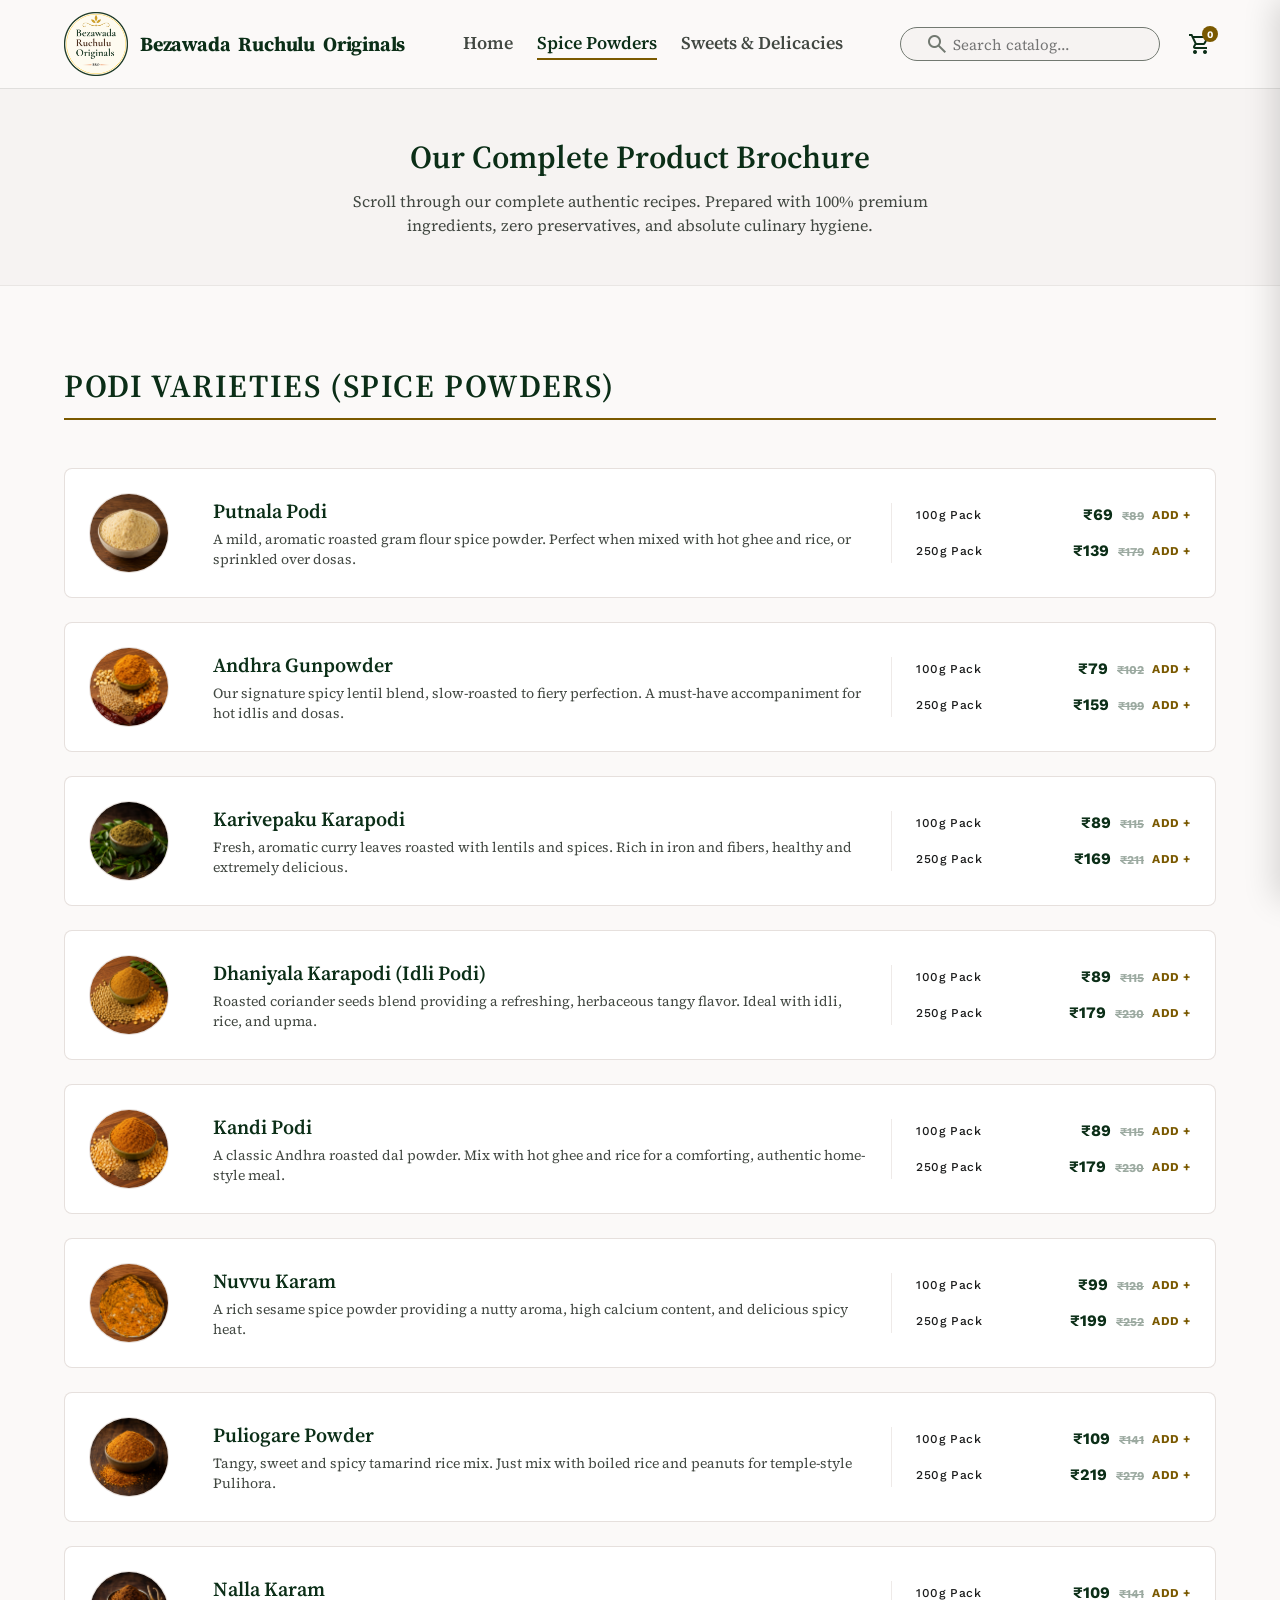
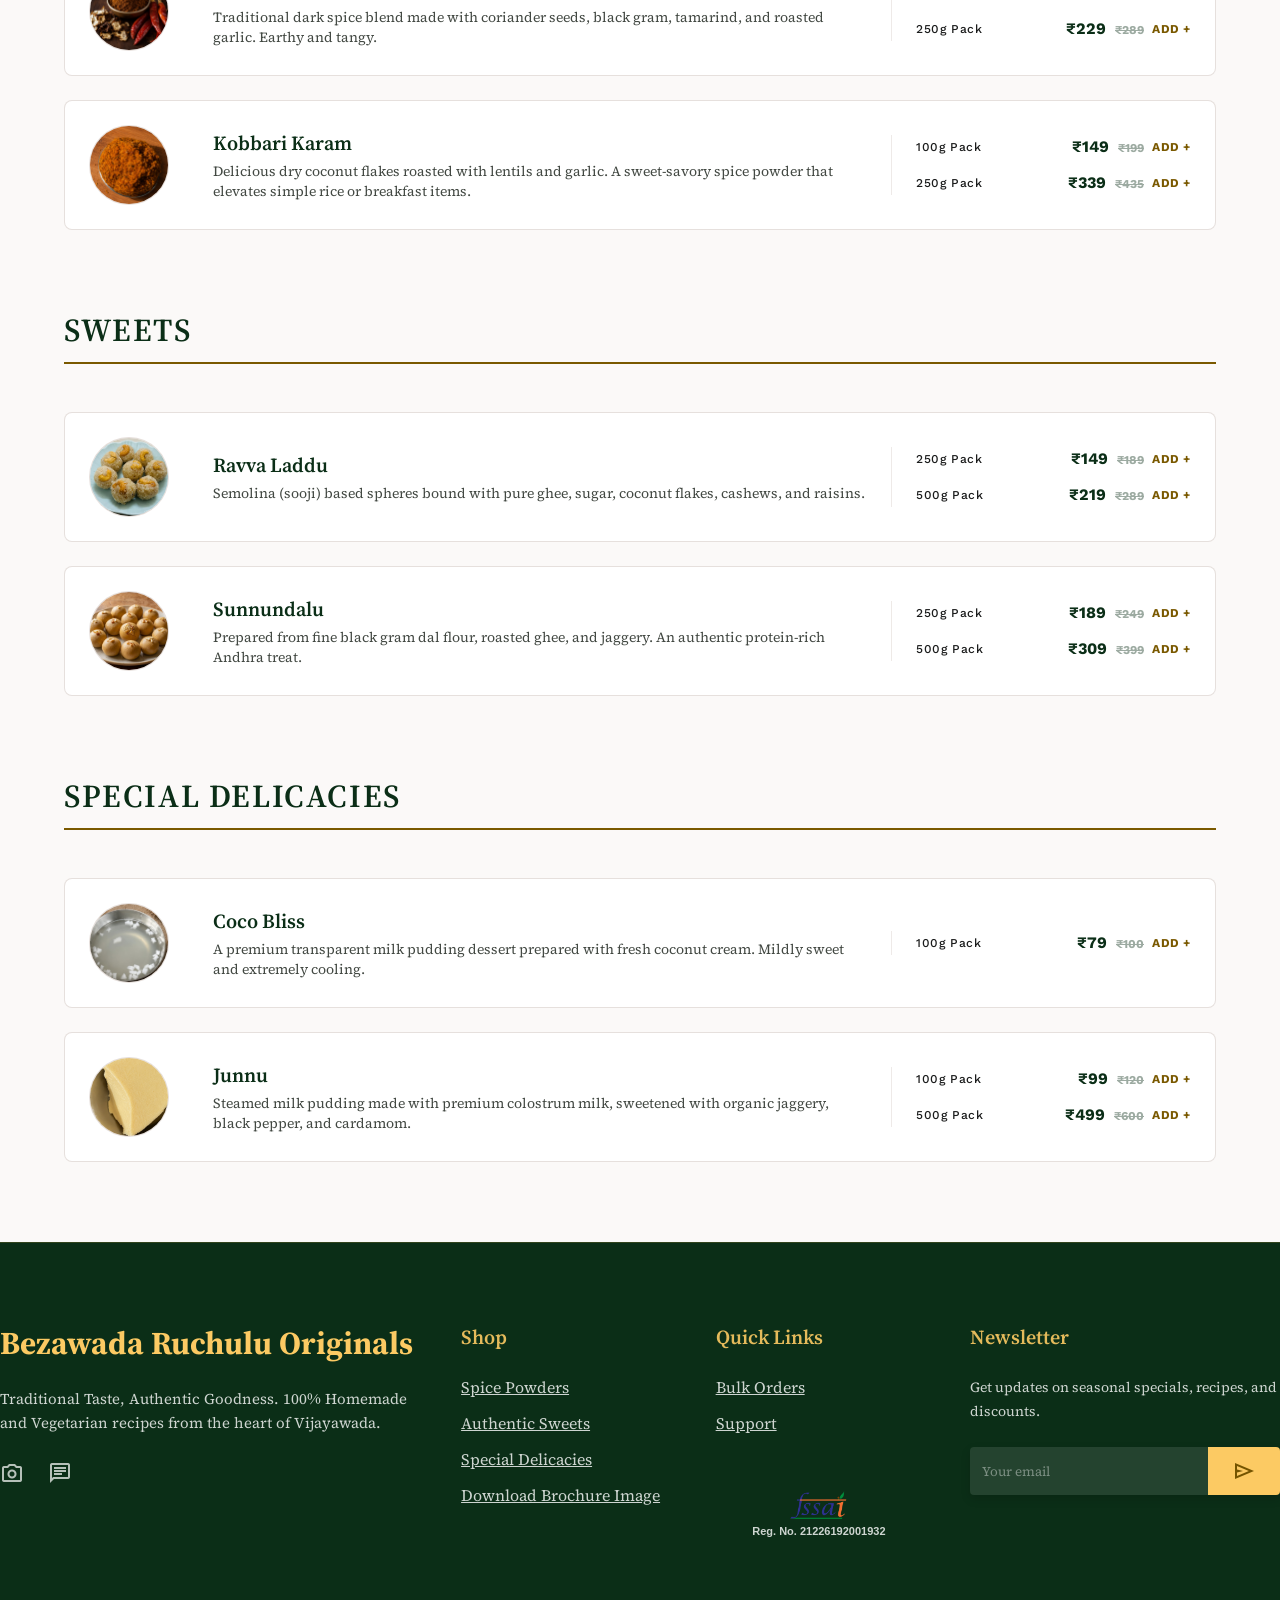
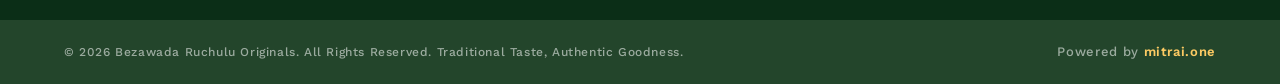
<file: catalog.html>
<!DOCTYPE html>
<html lang="en">

<head>
  <meta charset="utf-8">
  <meta name="viewport" content="width=device-width, initial-scale=1.0">
  <title>Digital Product Brochure | Bezawada Ruchulu Originals</title>
  <meta name="description"
    content="Explore the full digital menu of Bezawada Ruchulu Originals. Browse our complete range of authentic podis, traditional sweets, and special milk puddings.">

  <!-- Styling Stylesheet -->
  <link rel="stylesheet" href="styles.css">

  <!-- Favicon / Tab Icon -->
  <link rel="icon" type="image/png" href="Assets/Brand_logo.png">

  <style>
    /* Additional custom catalog page styles */
    .catalog-hero {
      text-align: center;
      padding: var(--spacing-lg) var(--margin-desktop);
      background-color: var(--color-surface-container-low);
      border-bottom: 1px solid rgba(114, 121, 113, 0.1);
    }

    .catalog-title {
      color: var(--color-primary);
      margin-bottom: var(--spacing-sm);
    }

    .catalog-desc {
      color: var(--color-on-surface-variant);
      max-width: 600px;
      margin: 0 auto;
    }

    .catalog-category-header {
      border-bottom: 2px solid var(--color-secondary);
      padding-bottom: var(--spacing-sm);
      margin-top: var(--spacing-xl);
      margin-bottom: var(--spacing-lg);
      color: var(--color-primary);
      text-transform: uppercase;
      letter-spacing: 0.05em;
    }

    /* Catalog layout: structured menu-like list */
    .catalog-list {
      display: flex;
      flex-direction: column;
      gap: var(--spacing-md);
      margin-bottom: var(--spacing-xl);
    }

    .catalog-row-item {
      display: grid;
      grid-template-columns: 100px 1fr 300px;
      align-items: center;
      gap: var(--spacing-md);
      padding: var(--spacing-md);
      background-color: var(--color-surface-container-lowest);
      border: 1px solid var(--color-outline-variant);
      border-radius: var(--border-radius-lg);
      transition: var(--transition-smooth);
    }

    .catalog-row-item:hover {
      border-color: rgba(199, 154, 56, 0.4);
      box-shadow: 0 6px 12px rgba(90, 51, 27, 0.03);
      transform: translateY(-2px);
    }

    .catalog-item-img {
      width: 80px;
      height: 80px;
      object-fit: cover;
      border-radius: var(--border-radius-full);
      border: 1px solid rgba(90, 51, 27, 0.1);
      background-color: var(--color-surface-container-low);
    }

    .catalog-item-details {
      display: flex;
      flex-direction: column;
      gap: var(--spacing-xs);
    }

    .catalog-item-name {
      color: var(--color-primary);
      font-size: 20px;
      font-weight: 600;
    }

    .catalog-item-desc {
      color: var(--color-on-surface-variant);
      font-size: 14px;
      line-height: 1.4;
    }

    .catalog-item-prices {
      display: flex;
      flex-direction: column;
      gap: var(--spacing-sm);
      border-left: 1px solid rgba(90, 51, 27, 0.1);
      padding-left: var(--spacing-md);
    }

    .catalog-price-row {
      display: flex;
      justify-content: space-between;
      align-items: center;
    }

    .catalog-price-tag {
      font-family: 'Work Sans', sans-serif;
      font-weight: 700;
      color: var(--color-primary);
    }

    .catalog-price-tag span {
      font-size: 12px;
      text-decoration: line-through;
      opacity: 0.4;
      margin-left: var(--spacing-xs);
    }

    /* Responsive overrides for menu items */
    @media (max-width: 900px) {
      .catalog-row-item {
        grid-template-columns: 80px 1fr;
        gap: var(--spacing-md);
      }

      .catalog-item-prices {
        grid-column: span 2;
        border-left: none;
        border-top: 1px solid rgba(90, 51, 27, 0.1);
        padding-left: 0;
        padding-top: var(--spacing-md);
        margin-top: var(--spacing-xs);
      }
    }

    @media (max-width: 480px) {
      .catalog-row-item {
        grid-template-columns: 1fr;
        text-align: center;
        justify-items: center;
      }

      .catalog-item-prices {
        grid-column: span 1;
        width: 100%;
      }
    }
  </style>
</head>

<body>

  <!-- Top Navigation Bar -->
  <header>
    <div class="nav-container">
      <a class="nav-logo-link" href="index.html"
        style="display: flex; align-items: center; gap: 12px; text-decoration: none; flex-shrink: 0;">
        <img alt="Bezawada Ruchulu Originals Logo" class="logo-img" src="Assets/Brand_logo.png">
        <span class="brand-name-text"
          style="font-family: 'Source Serif 4', serif; font-size: 20px; font-weight: 700; color: var(--color-primary); letter-spacing: -0.01em; white-space: nowrap;">
          <span class="brand-letter">B</span><span class="brand-expand brand-expand-1">ezawada</span>
          <span class="brand-letter">R</span><span class="brand-expand brand-expand-2">uchulu</span>
          <span class="brand-letter">O</span><span class="brand-expand brand-expand-3">riginals</span>
        </span>
      </a>
      <nav class="nav-menu" id="navMenu">
        <a class="nav-link" href="index.html">Home</a>
        <a class="nav-link active" href="catalog.html">Spice Powders</a>
        <a class="nav-link" href="index.html#sweets">Sweets & Delicacies</a>
      </nav>

      <div class="nav-right">
        <!-- Live Search Bar -->
        <div class="search-bar">
          <span class="material-symbols-outlined" style="color: var(--color-outline);">search</span>
          <input class="search-input" id="searchInput" placeholder="Search catalog..." type="text">
        </div>

        <!-- Cart Toggle Button -->
        <button class="icon-btn" id="cartToggleBtn" aria-label="Open Shopping Cart">
          <span class="material-symbols-outlined">shopping_cart</span>
          <span class="cart-badge" id="cartCountBadge">0</span>
        </button>

        <!-- Mobile Menu Toggle -->
        <button class="mobile-nav-toggle" id="mobileNavToggle" aria-label="Toggle Navigation Menu">
          <span class="material-symbols-outlined">menu</span>
        </button>
      </div>
    </div>
  </header>

  <!-- Hero Header -->
  <section class="catalog-hero">
    <h1 class="font-headline-lg catalog-title">Our Complete Product Brochure</h1>
    <p class="font-body-md catalog-desc">
      Scroll through our complete authentic recipes. Prepared with 100% premium ingredients, zero preservatives, and
      absolute culinary hygiene.
    </p>
  </section>

  <!-- Catalog List Container -->
  <main class="container-max">

    <!-- 1. SPICE POWDERS SECTION -->
    <h3 class="font-headline-lg catalog-category-header" id="spices-section">Podi Varieties (Spice Powders)</h3>
    <div class="catalog-list">

      <!-- Putnala Podi -->
      <div class="catalog-row-item product-card" data-name="putnala podi roasted gram flour" data-id="podi-putnala">
        <img class="catalog-item-img" alt="Putnala Podi" src="Assets/Putnala_Podi.png">
        <div class="catalog-item-details">
          <h4 class="catalog-item-name">Putnala Podi</h4>
          <p class="catalog-item-desc">A mild, aromatic roasted gram flour spice powder. Perfect when mixed with hot
            ghee and rice, or sprinkled over dosas.</p>
        </div>
        <div class="catalog-item-prices">
          <div class="catalog-price-row">
            <span class="font-label-sm">100g Pack</span>
            <div style="display: flex; align-items: center; gap: 8px;">
              <span class="catalog-price-tag">₹69 <span>₹89</span></span>
              <button class="delicacy-add-btn add-to-cart-quick" data-id="podi-putnala-100"
                data-name="Putnala Podi (100g)" data-price="69" data-img="Assets/Putnala_Podi.png" data-weight="100g"
                style="margin-top: 0;">Add +</button>
            </div>
          </div>
          <div class="catalog-price-row">
            <span class="font-label-sm">250g Pack</span>
            <div style="display: flex; align-items: center; gap: 8px;">
              <span class="catalog-price-tag">₹139 <span>₹179</span></span>
              <button class="delicacy-add-btn add-to-cart-quick" data-id="podi-putnala-250"
                data-name="Putnala Podi (250g)" data-price="139" data-img="Assets/Putnala_Podi.png" data-weight="250g"
                style="margin-top: 0;">Add +</button>
            </div>
          </div>
        </div>
      </div>

      <!-- Andhra Gunpowder -->
      <div class="catalog-row-item product-card" data-name="andhra gunpowder karam podi" data-id="podi-gunpowder">
        <img class="catalog-item-img" alt="Andhra Gunpowder" src="Assets/Andhra_Gunpowder.png">
        <div class="catalog-item-details">
          <h4 class="catalog-item-name">Andhra Gunpowder</h4>
          <p class="catalog-item-desc">Our signature spicy lentil blend, slow-roasted to fiery perfection. A must-have
            accompaniment for hot idlis and dosas.</p>
        </div>
        <div class="catalog-item-prices">
          <div class="catalog-price-row">
            <span class="font-label-sm">100g Pack</span>
            <div style="display: flex; align-items: center; gap: 8px;">
              <span class="catalog-price-tag">₹79 <span>₹102</span></span>
              <button class="delicacy-add-btn add-to-cart-quick" data-id="podi-gunpowder-100"
                data-name="Andhra Gunpowder (100g)" data-price="79" data-img="Assets/Andhra_Gunpowder.png"
                data-weight="100g" style="margin-top: 0;">Add +</button>
            </div>
          </div>
          <div class="catalog-price-row">
            <span class="font-label-sm">250g Pack</span>
            <div style="display: flex; align-items: center; gap: 8px;">
              <span class="catalog-price-tag">₹159 <span>₹199</span></span>
              <button class="delicacy-add-btn add-to-cart-quick" data-id="podi-gunpowder-250"
                data-name="Andhra Gunpowder (250g)" data-price="159" data-img="Assets/Andhra_Gunpowder.png"
                data-weight="250g" style="margin-top: 0;">Add +</button>
            </div>
          </div>
        </div>
      </div>

      <!-- Karivepaku Karapodi -->
      <div class="catalog-row-item product-card" data-name="karivepaku karapodi curry leaf" data-id="podi-karivepaku">
        <img class="catalog-item-img" alt="Karivepaku Karapodi" src="Assets/Karivepaku_Karapodi.png">
        <div class="catalog-item-details">
          <h4 class="catalog-item-name">Karivepaku Karapodi</h4>
          <p class="catalog-item-desc">Fresh, aromatic curry leaves roasted with lentils and spices. Rich in iron and
            fibers, healthy and extremely delicious.</p>
        </div>
        <div class="catalog-item-prices">
          <div class="catalog-price-row">
            <span class="font-label-sm">100g Pack</span>
            <div style="display: flex; align-items: center; gap: 8px;">
              <span class="catalog-price-tag">₹89 <span>₹115</span></span>
              <button class="delicacy-add-btn add-to-cart-quick" data-id="podi-karivepaku-100"
                data-name="Karivepaku Karapodi (100g)" data-price="89" data-img="Assets/Karivepaku_Karapodi.png"
                data-weight="100g" style="margin-top: 0;">Add +</button>
            </div>
          </div>
          <div class="catalog-price-row">
            <span class="font-label-sm">250g Pack</span>
            <div style="display: flex; align-items: center; gap: 8px;">
              <span class="catalog-price-tag">₹169 <span>₹211</span></span>
              <button class="delicacy-add-btn add-to-cart-quick" data-id="podi-karivepaku-250"
                data-name="Karivepaku Karapodi (250g)" data-price="169" data-img="Assets/Karivepaku_Karapodi.png"
                data-weight="250g" style="margin-top: 0;">Add +</button>
            </div>
          </div>
        </div>
      </div>

      <!-- Dhaniyala Karapodi (Idli Podi) -->
      <div class="catalog-row-item product-card" data-name="dhinayala karapodi coriander seed" data-id="podi-dhinayala">
        <img class="catalog-item-img" alt="Dhaniyala Karapodi" src="Assets/Dhinayala_Karapodi.png">
        <div class="catalog-item-details">
          <h4 class="catalog-item-name">Dhaniyala Karapodi (Idli Podi)</h4>
          <p class="catalog-item-desc">Roasted coriander seeds blend providing a refreshing, herbaceous tangy flavor.
            Ideal with idli, rice, and upma.</p>
        </div>
        <div class="catalog-item-prices">
          <div class="catalog-price-row">
            <span class="font-label-sm">100g Pack</span>
            <div style="display: flex; align-items: center; gap: 8px;">
              <span class="catalog-price-tag">₹89 <span>₹115</span></span>
              <button class="delicacy-add-btn add-to-cart-quick" data-id="podi-dhinayala-100"
                data-name="Dhinayala Karapodi (100g)" data-price="89" data-img="Assets/Dhinayala_Karapodi.png"
                data-weight="100g" style="margin-top: 0;">Add +</button>
            </div>
          </div>
          <div class="catalog-price-row">
            <span class="font-label-sm">250g Pack</span>
            <div style="display: flex; align-items: center; gap: 8px;">
              <span class="catalog-price-tag">₹179 <span>₹230</span></span>
              <button class="delicacy-add-btn add-to-cart-quick" data-id="podi-dhinayala-250"
                data-name="Dhinayala Karapodi (250g)" data-price="179" data-img="Assets/Dhinayala_Karapodi.png"
                data-weight="250g" style="margin-top: 0;">Add +</button>
            </div>
          </div>
        </div>
      </div>

      <!-- Kandi Podi -->
      <div class="catalog-row-item product-card" data-name="kandi podi roasted dal" data-id="podi-kandi">
        <img class="catalog-item-img" alt="Kandi Podi" src="Assets/Kandi_Podi.png">
        <div class="catalog-item-details">
          <h4 class="catalog-item-name">Kandi Podi</h4>
          <p class="catalog-item-desc">A classic Andhra roasted dal powder. Mix with hot ghee and rice for a comforting,
            authentic home-style meal.</p>
        </div>
        <div class="catalog-item-prices">
          <div class="catalog-price-row">
            <span class="font-label-sm">100g Pack</span>
            <div style="display: flex; align-items: center; gap: 8px;">
              <span class="catalog-price-tag">₹89 <span>₹115</span></span>
              <button class="delicacy-add-btn add-to-cart-quick" data-id="podi-kandi-100" data-name="Kandi Podi (100g)"
                data-price="89" data-img="Assets/Kandi_Podi.png" data-weight="100g" style="margin-top: 0;">Add
                +</button>
            </div>
          </div>
          <div class="catalog-price-row">
            <span class="font-label-sm">250g Pack</span>
            <div style="display: flex; align-items: center; gap: 8px;">
              <span class="catalog-price-tag">₹179 <span>₹230</span></span>
              <button class="delicacy-add-btn add-to-cart-quick" data-id="podi-kandi-250" data-name="Kandi Podi (250g)"
                data-price="179" data-img="Assets/Kandi_Podi.png" data-weight="250g" style="margin-top: 0;">Add
                +</button>
            </div>
          </div>
        </div>
      </div>

      <!-- Nuvvu Karam -->
      <div class="catalog-row-item product-card" data-name="nuvvu karam sesame seed" data-id="podi-nuvvu">
        <img class="catalog-item-img" alt="Nuvvu Karam" src="Assets/Nuvvu_Karam.png">
        <div class="catalog-item-details">
          <h4 class="catalog-item-name">Nuvvu Karam</h4>
          <p class="catalog-item-desc">A rich sesame spice powder providing a nutty aroma, high calcium content, and
            delicious spicy heat.</p>
        </div>
        <div class="catalog-item-prices">
          <div class="catalog-price-row">
            <span class="font-label-sm">100g Pack</span>
            <div style="display: flex; align-items: center; gap: 8px;">
              <span class="catalog-price-tag">₹99 <span>₹128</span></span>
              <button class="delicacy-add-btn add-to-cart-quick" data-id="podi-nuvvu-100" data-name="Nuvvu Karam (100g)"
                data-price="99" data-img="Assets/Nuvvu_Karam.png" data-weight="100g" style="margin-top: 0;">Add
                +</button>
            </div>
          </div>
          <div class="catalog-price-row">
            <span class="font-label-sm">250g Pack</span>
            <div style="display: flex; align-items: center; gap: 8px;">
              <span class="catalog-price-tag">₹199 <span>₹252</span></span>
              <button class="delicacy-add-btn add-to-cart-quick" data-id="podi-nuvvu-250" data-name="Nuvvu Karam (250g)"
                data-price="199" data-img="Assets/Nuvvu_Karam.png" data-weight="250g" style="margin-top: 0;">Add
                +</button>
            </div>
          </div>
        </div>
      </div>

      <!-- Puliogare Powder -->
      <div class="catalog-row-item product-card" data-name="puliogare powder tamarind rice" data-id="podi-puliogare">
        <img class="catalog-item-img" alt="Puliogare Powder" src="Assets/Puliyogare_Powder.png">
        <div class="catalog-item-details">
          <h4 class="catalog-item-name">Puliogare Powder</h4>
          <p class="catalog-item-desc">Tangy, sweet and spicy tamarind rice mix. Just mix with boiled rice and peanuts
            for temple-style Pulihora.</p>
        </div>
        <div class="catalog-item-prices">
          <div class="catalog-price-row">
            <span class="font-label-sm">100g Pack</span>
            <div style="display: flex; align-items: center; gap: 8px;">
              <span class="catalog-price-tag">₹109 <span>₹141</span></span>
              <button class="delicacy-add-btn add-to-cart-quick" data-id="podi-puliogare-100"
                data-name="Puliogare Powder (100g)" data-price="109" data-img="Assets/Puliyogare_Powder.png"
                data-weight="100g" style="margin-top: 0;">Add +</button>
            </div>
          </div>
          <div class="catalog-price-row">
            <span class="font-label-sm">250g Pack</span>
            <div style="display: flex; align-items: center; gap: 8px;">
              <span class="catalog-price-tag">₹219 <span>₹279</span></span>
              <button class="delicacy-add-btn add-to-cart-quick" data-id="podi-puliogare-250"
                data-name="Puliogare Powder (250g)" data-price="219" data-img="Assets/Puliyogare_Powder.png"
                data-weight="250g" style="margin-top: 0;">Add +</button>
            </div>
          </div>
        </div>
      </div>

      <!-- Nalla Karam -->
      <div class="catalog-row-item product-card" data-name="nalla karam coriander black" data-id="podi-nallakaram">
        <img class="catalog-item-img" alt="Nalla Karam" src="Assets/Nalla_Karam.png">
        <div class="catalog-item-details">
          <h4 class="catalog-item-name">Nalla Karam</h4>
          <p class="catalog-item-desc">Traditional dark spice blend made with coriander seeds, black gram, tamarind, and
            roasted garlic. Earthy and tangy.</p>
        </div>
        <div class="catalog-item-prices">
          <div class="catalog-price-row">
            <span class="font-label-sm">100g Pack</span>
            <div style="display: flex; align-items: center; gap: 8px;">
              <span class="catalog-price-tag">₹109 <span>₹141</span></span>
              <button class="delicacy-add-btn add-to-cart-quick" data-id="podi-nallakaram-100"
                data-name="Nalla Karam (100g)" data-price="109" data-img="Assets/Nalla_Karam.png" data-weight="100g"
                style="margin-top: 0;">Add +</button>
            </div>
          </div>
          <div class="catalog-price-row">
            <span class="font-label-sm">250g Pack</span>
            <div style="display: flex; align-items: center; gap: 8px;">
              <span class="catalog-price-tag">₹229 <span>₹289</span></span>
              <button class="delicacy-add-btn add-to-cart-quick" data-id="podi-nallakaram-250"
                data-name="Nalla Karam (250g)" data-price="229" data-img="Assets/Nalla_Karam.png" data-weight="250g"
                style="margin-top: 0;">Add +</button>
            </div>
          </div>
        </div>
      </div>

      <!-- Kobbari Karam -->
      <div class="catalog-row-item product-card" data-name="kobbari karam coconut black gram"
        data-id="podi-kobbarikaram">
        <img class="catalog-item-img" alt="Kobbari Karam" src="Assets/Kobbari_Karam.png">
        <div class="catalog-item-details">
          <h4 class="catalog-item-name">Kobbari Karam</h4>
          <p class="catalog-item-desc">Delicious dry coconut flakes roasted with lentils and garlic. A sweet-savory
            spice powder that elevates simple rice or breakfast items.</p>
        </div>
        <div class="catalog-item-prices">
          <div class="catalog-price-row">
            <span class="font-label-sm">100g Pack</span>
            <div style="display: flex; align-items: center; gap: 8px;">
              <span class="catalog-price-tag">₹149 <span>₹199</span></span>
              <button class="delicacy-add-btn add-to-cart-quick" data-id="podi-kobbarikaram-100"
                data-name="Kobbari Karam (100g)" data-price="149" data-img="Assets/Kobbari_Karam.png" data-weight="100g"
                style="margin-top: 0;">Add +</button>
            </div>
          </div>
          <div class="catalog-price-row">
            <span class="font-label-sm">250g Pack</span>
            <div style="display: flex; align-items: center; gap: 8px;">
              <span class="catalog-price-tag">₹339 <span>₹435</span></span>
              <button class="delicacy-add-btn add-to-cart-quick" data-id="podi-kobbarikaram-250"
                data-name="Kobbari Karam (250g)" data-price="339" data-img="Assets/Kobbari_Karam.png" data-weight="250g"
                style="margin-top: 0;">Add +</button>
            </div>
          </div>
        </div>
      </div>

    </div>

    <!-- 2. SWEETS SECTION -->
    <h3 class="font-headline-lg catalog-category-header" id="sweets-section">Sweets</h3>
    <div class="catalog-list">

      <!-- Ravva Laddu -->
      <div class="catalog-row-item sweet-card" data-name="ravva laddu semolina jaggery" data-id="sweet-ravva">
        <img class="catalog-item-img" alt="Ravva Laddu" src="Assets/Ravva_Laddu.jpeg">
        <div class="catalog-item-details">
          <h4 class="catalog-item-name">Ravva Laddu</h4>
          <p class="catalog-item-desc">Semolina (sooji) based spheres bound with pure ghee, sugar, coconut flakes,
            cashews, and raisins.</p>
        </div>
        <div class="catalog-item-prices">
          <div class="catalog-price-row">
            <span class="font-label-sm">250g Pack</span>
            <div style="display: flex; align-items: center; gap: 8px;">
              <span class="catalog-price-tag">₹149 <span>₹189</span></span>
              <button class="delicacy-add-btn add-to-cart-quick" data-id="sweet-ravva-250"
                data-name="Ravva Laddu (250g)" data-price="149" data-img="Assets/Ravva_Laddu.jpeg" data-weight="250g"
                style="margin-top: 0;">Add +</button>
            </div>
          </div>
          <div class="catalog-price-row">
            <span class="font-label-sm">500g Pack</span>
            <div style="display: flex; align-items: center; gap: 8px;">
              <span class="catalog-price-tag">₹219 <span>₹289</span></span>
              <button class="delicacy-add-btn add-to-cart-quick" data-id="sweet-ravva-500"
                data-name="Ravva Laddu (500g)" data-price="219" data-img="Assets/Ravva_Laddu.jpeg" data-weight="500g"
                style="margin-top: 0;">Add +</button>
            </div>
          </div>
        </div>
      </div>

      <!-- Sunnundalu -->
      <div class="catalog-row-item sweet-card" data-name="sunnundalu sweet urad dal" data-id="sweet-sunnundalu">
        <img class="catalog-item-img" alt="Sunnundalu" src="Assets/Sunnundalu.jpeg">
        <div class="catalog-item-details">
          <h4 class="catalog-item-name">Sunnundalu</h4>
          <p class="catalog-item-desc">Prepared from fine black gram dal flour, roasted ghee, and jaggery. An authentic
            protein-rich Andhra treat.</p>
        </div>
        <div class="catalog-item-prices">
          <div class="catalog-price-row">
            <span class="font-label-sm">250g Pack</span>
            <div style="display: flex; align-items: center; gap: 8px;">
              <span class="catalog-price-tag">₹189 <span>₹249</span></span>
              <button class="delicacy-add-btn add-to-cart-quick" data-id="sweet-sunnundalu-250"
                data-name="Sunnundalu (250g)" data-price="189" data-img="Assets/Sunnundalu.jpeg" data-weight="250g"
                style="margin-top: 0;">Add +</button>
            </div>
          </div>
          <div class="catalog-price-row">
            <span class="font-label-sm">500g Pack</span>
            <div style="display: flex; align-items: center; gap: 8px;">
              <span class="catalog-price-tag">₹309 <span>₹399</span></span>
              <button class="delicacy-add-btn add-to-cart-quick" data-id="sweet-sunnundalu-500"
                data-name="Sunnundalu (500g)" data-price="309" data-img="Assets/Sunnundalu.jpeg" data-weight="500g"
                style="margin-top: 0;">Add +</button>
            </div>
          </div>
        </div>
      </div>

    </div>

    <!-- 3. SPECIAL DELICACIES SECTION -->
    <h3 class="font-headline-lg catalog-category-header" id="delicacies-section">Special Delicacies</h3>
    <div class="catalog-list">

      <!-- Coco Bliss -->
      <div class="catalog-row-item delicacy-item" data-name="coco bliss pudding coconut dessert"
        data-id="delicacy-cocobliss">
        <img class="catalog-item-img" alt="Coco Bliss" src="Assets/cocoBliss.jpeg">
        <div class="catalog-item-details">
          <h4 class="catalog-item-name">Coco Bliss</h4>
          <p class="catalog-item-desc">A premium transparent milk pudding dessert prepared with fresh coconut cream.
            Mildly sweet and extremely cooling.</p>
        </div>
        <div class="catalog-item-prices">
          <div class="catalog-price-row">
            <span class="font-label-sm">100g Pack</span>
            <div style="display: flex; align-items: center; gap: 8px;">
              <span class="catalog-price-tag">₹79 <span>₹100</span></span>
              <button class="delicacy-add-btn add-to-cart-quick" data-id="delicacy-cocobliss"
                data-name="Coco Bliss (100g)" data-price="79" data-img="Assets/cocoBliss.jpeg" data-weight="100g"
                style="margin-top: 0;">Add +</button>
            </div>
          </div>
        </div>
      </div>

      <!-- Junnu -->
      <div class="catalog-row-item delicacy-item" data-name="junnu steamed milk pudding colostrum"
        data-id="delicacy-junnu">
        <img class="catalog-item-img" alt="Junnu" src="Assets/Junnu.png">
        <div class="catalog-item-details">
          <h4 class="catalog-item-name">Junnu</h4>
          <p class="catalog-item-desc">Steamed milk pudding made with premium colostrum milk, sweetened with organic
            jaggery, black pepper, and cardamom.</p>
        </div>
        <div class="catalog-item-prices">
          <div class="catalog-price-row">
            <span class="font-label-sm">100g Pack</span>
            <div style="display: flex; align-items: center; gap: 8px;">
              <span class="catalog-price-tag">₹99 <span>₹120</span></span>
              <button class="delicacy-add-btn add-to-cart-quick" data-id="delicacy-junnu-100" data-name="Junnu (100g)"
                data-price="99" data-img="Assets/Junnu.png" data-weight="100g" style="margin-top: 0;">Add +</button>
            </div>
          </div>
          <div class="catalog-price-row">
            <span class="font-label-sm">500g Pack</span>
            <div style="display: flex; align-items: center; gap: 8px;">
              <span class="catalog-price-tag">₹499 <span>₹600</span></span>
              <button class="delicacy-add-btn add-to-cart-quick" data-id="delicacy-junnu-500" data-name="Junnu (500g)"
                data-price="499" data-img="Assets/Junnu.png" data-weight="500g" style="margin-top: 0;">Add +</button>
            </div>
          </div>
        </div>
      </div>

    </div>

  </main>

  <!-- Footer -->
  <footer>
    <div class="container-max footer-top">
      <div class="footer-col">
        <h3 class="font-headline-lg">Bezawada Ruchulu Originals</h3>
        <p class="footer-desc">
          Traditional Taste, Authentic Goodness. 100% Homemade and Vegetarian recipes from the heart of Vijayawada.
        </p>
        <div class="footer-social-links">
          <a class="footer-social-btn" href="https://instagram.com/bezawadaruchulu.originals" target="_blank"
            rel="noopener" aria-label="Instagram">
            <span class="material-symbols-outlined">camera_alt</span>
          </a>
          <a class="footer-social-btn" href="https://wa.me/919061839999" target="_blank" rel="noopener"
            aria-label="WhatsApp">
            <span class="material-symbols-outlined">chat</span>
          </a>
        </div>
      </div>

      <div class="footer-col">
        <h4 class="font-title-md">Shop</h4>
        <ul class="footer-links">
          <li class="footer-link-item"><a href="index.html#spices">Spice Powders</a></li>
          <li class="footer-link-item"><a href="index.html#sweets">Authentic Sweets</a></li>
          <li class="footer-link-item"><a href="index.html#sweets">Special Delicacies</a></li>
          <li class="footer-link-item"><a href="Assets/Product_Catalog.png"
              download="Bezawada_Ruchulu_Originals_Catalog.png">Download Brochure Image</a></li>
        </ul>
      </div>

      <div class="footer-col">
        <h4 class="font-title-md">Quick Links</h4>
        <ul class="footer-links" style="margin-bottom: 16px;">
          <li class="footer-link-item"><a href="https://wa.me/919061839999">Bulk Orders</a></li>
          <li class="footer-link-item"><a href="https://wa.me/919061839999">Support</a></li>
        </ul>
        <div class="fssai-badge-container"
          style="display: flex; flex-direction: column; gap: 4px; align-items: center; text-align: center; margin-top: 16px;">
          <img src="Assets/fssai-logo.png" alt="FSSAI Logo" style="height: 28px; width: auto; object-fit: contain;">
          <span
            style="font-size: 11px; font-weight: 600; opacity: 0.8; color: white; font-family: 'Outfit', sans-serif;">Reg.
            No. 21226192001932</span>
        </div>
      </div>

      <div class="footer-col">
        <h4 class="font-title-md">Newsletter</h4>
        <p class="footer-newsletter-text font-body-md" style="font-size: 14px;">Get updates on seasonal specials,
          recipes, and discounts.</p>
        <form class="newsletter-form" id="newsletterForm">
          <input class="newsletter-input" placeholder="Your email" type="email" required>
          <button class="newsletter-btn" type="submit" aria-label="Subscribe">
            <span class="material-symbols-outlined">send</span>
          </button>
        </form>
      </div>
    </div>

    <div class="footer-bottom">
      <p class="font-label-sm footer-copyright">© 2026 Bezawada Ruchulu Originals. All Rights Reserved. Traditional
        Taste, Authentic Goodness.</p>
      <p class="font-label-sm footer-powered-by">Powered by <a href="https://www.mitrai.one/" target="_blank"
          rel="noopener">mitrai.one</a></p>
    </div>
  </footer>

  <!-- Slide-out Shopping Cart Drawer -->
  <div class="cart-drawer-overlay" id="cartDrawerOverlay"></div>
  <div class="cart-drawer" id="cartDrawer">
    <div class="cart-header">
      <h3 class="font-title-md cart-title">Your Bag</h3>
      <button class="close-cart-btn" id="closeCartBtn" aria-label="Close Shopping Cart">
        <span class="material-symbols-outlined">close</span>
      </button>
    </div>

    <!-- Cart Items Scroll Area -->
    <div class="cart-items-wrapper" id="cartItemsContainer">
      <!-- Items dynamically populated via JS -->
      <p class="empty-cart-msg">Your bag is currently empty.</p>
    </div>

    <!-- Cart Summary & WhatsApp checkout footer -->
    <div class="cart-footer">
      <div class="cart-total-row">
        <span class="cart-total-label">Subtotal</span>
        <span class="cart-total-val" id="cartSubtotal">₹0</span>
      </div>
      <p class="font-label-sm" id="freeDeliveryNotice"
        style="color: var(--color-secondary); text-align: right; margin-bottom: 4px; font-weight: 600;">Add ₹1000 for
        Free Delivery</p>
      <button class="cart-checkout-btn" id="checkoutBtn">
        <span class="material-symbols-outlined" style="font-size: 20px;">chat</span>
        Checkout on WhatsApp
      </button>
    </div>
  </div>

  <!-- Exit Intent "We-Care" Feedback Popup -->
  <div class="feedback-overlay" id="feedbackOverlay">
    <div class="feedback-modal" id="feedbackModal">
      <button class="feedback-close-btn" id="feedbackCloseBtn" aria-label="Close Feedback Modal">
        <span class="material-symbols-outlined">close</span>
      </button>
      
      <div class="feedback-header">
        <span class="material-symbols-outlined feedback-heart-icon">favorite</span>
        <h3 class="font-headline-lg feedback-title">We-Care</h3>
        <p class="font-body-md feedback-subtitle">Your thoughts help us bring you authentic goodness.</p>
      </div>
      
      <!-- Auto-close progress countdown -->
      <div class="feedback-progress-container">
        <div class="feedback-progress-bar" id="feedbackProgressBar"></div>
        <p class="feedback-timer-label" id="feedbackTimerLabel">Auto-closing in 5s...</p>
      </div>

      <form id="feedbackForm" class="feedback-form">
        <!-- Step 1: Multiple Choice Questions -->
        <div class="feedback-slide active" id="feedbackSlide1" data-step="1">
          <!-- Category 1: Website Experience -->
          <div class="feedback-group">
            <h4 class="font-title-md feedback-group-title">Website Experience</h4>
            
            <div class="question-row">
              <span class="question-text">1. How would you rate the website's design?</span>
              <div class="rating-stars">
                <input type="radio" name="web_design" value="5" id="star5"><label for="star5">★</label>
                <input type="radio" name="web_design" value="4" id="star4"><label for="star4">★</label>
                <input type="radio" name="web_design" value="3" id="star3"><label for="star3">★</label>
                <input type="radio" name="web_design" value="2" id="star2"><label for="star2">★</label>
                <input type="radio" name="web_design" value="1" id="star1"><label for="star1">★</label>
              </div>
            </div>

            <div class="question-row">
              <span class="question-text">2. Was it easy to search and find products?</span>
              <div class="radio-group">
                <label><input type="radio" name="web_search" value="Yes" required> Yes</label>
                <label><input type="radio" name="web_search" value="Somewhat"> Somewhat</label>
                <label><input type="radio" name="web_search" value="No"> No</label>
              </div>
            </div>

            <div class="question-row">
              <span class="question-text">3. How was the page load speed?</span>
              <div class="radio-group">
                <label><input type="radio" name="web_speed" value="Fast" required> Fast</label>
                <label><input type="radio" name="web_speed" value="Medium"> Medium</label>
                <label><input type="radio" name="web_speed" value="Slow"> Slow</label>
              </div>
            </div>
          </div>

          <!-- Category 2: Products & Pricing -->
          <div class="feedback-group" style="margin-top: 16px;">
            <h4 class="font-title-md feedback-group-title">Products &amp; Pricing</h4>

            <div class="question-row">
              <span class="question-text">4. How is our product pricing?</span>
              <div class="radio-group">
                <label><input type="radio" name="prod_pricing" value="Reasonable" required> Reasonable</label>
                <label><input type="radio" name="prod_pricing" value="Expensive"> Expensive</label>
                <label><input type="radio" name="prod_pricing" value="Cheap"> Cheap</label>
              </div>
            </div>

            <div class="question-row">
              <span class="question-text">5. Satisfied with our variety of Podis &amp; Sweets?</span>
              <div class="radio-group">
                <label><input type="radio" name="prod_variety" value="Yes" required> Yes</label>
                <label><input type="radio" name="prod_variety" value="No"> No</label>
              </div>
            </div>

            <div class="question-row">
              <span class="question-text">6. How likely are you to order from us?</span>
              <div class="radio-group">
                <label><input type="radio" name="order_intent" value="Very Likely" required> Very Likely</label>
                <label><input type="radio" name="order_intent" value="Maybe"> Maybe</label>
                <label><input type="radio" name="order_intent" value="Unlikely"> Unlikely</label>
              </div>
            </div>
          </div>

          <button type="button" class="btn btn-primary feedback-nav-btn" id="feedbackNextBtn" style="margin-top: 20px; width: 100%;">Continue</button>
        </div>

        <!-- Step 2: Custom Comments & Personal Details -->
        <div class="feedback-slide" id="feedbackSlide2" data-step="2" style="display: none;">
          <div class="feedback-group">
            <label for="feedbackComments" class="font-title-md feedback-group-title" style="display: block; margin-bottom: 8px;">Do you have any suggestions or feedback for us?</label>
            <textarea id="feedbackComments" class="feedback-textarea" placeholder="Enter your suggestions, product requests, or other thoughts..."></textarea>
          </div>

          <div class="feedback-group" style="margin-top: 16px;">
            <h4 class="font-title-md feedback-group-title" style="margin-bottom: 8px;">Your Details (Optional)</h4>
            <div style="display: flex; flex-direction: column; gap: 8px;">
              <input type="text" id="feedbackName" class="feedback-input" placeholder="Your Name">
              <input type="email" id="feedbackEmail" class="feedback-input" placeholder="Your Email">
            </div>
          </div>

          <div style="display: flex; gap: 12px; margin-top: 24px;">
            <button type="button" class="btn btn-secondary feedback-nav-btn" id="feedbackBackBtn" style="flex: 1;">Back</button>
            <button type="submit" class="btn btn-primary feedback-nav-btn" id="feedbackSubmitBtn" style="flex: 1;">Submit Feedback</button>
          </div>
        </div>
      </form>

      <!-- Ask-Once Anonymous Dialog -->
      <div class="anon-dialog-overlay" id="anonDialogOverlay">
        <div class="anon-dialog">
          <h4 class="font-title-md dialog-title" style="color: var(--color-primary); margin-bottom: 8px;">Would you like to share your contact details?</h4>
          <p class="font-body-md dialog-desc" style="font-size: 14px; color: var(--color-on-surface-variant); margin-bottom: 20px; line-height: 1.5;">This helps us reach back to you with custom offers, answers, or updates. You can also submit anonymously.</p>
          <div style="display: flex; gap: 12px;">
            <button type="button" class="btn btn-secondary" id="anonDialogFillBtn" style="flex: 1; padding: 10px 16px; font-size: 15px;">Add Details</button>
            <button type="button" class="btn btn-primary" id="anonDialogSubmitBtn" style="flex: 1; padding: 10px 16px; font-size: 15px;">Submit Anonymously</button>
          </div>
        </div>
      </div>

    </div>
  </div>

  <!-- JavaScript file -->
  <script src="script.js"></script>
</body>

</html>
</file>
<file: styles.css>
/* Custom Heritage & Modern Styling for Bezawada Ruchulu Originals (BRO) */

/* Import Fonts */
@import url('https://fonts.googleapis.com/css2?family=Source+Serif+4:ital,opsz,wght@0,8..60,200..900;1,8..60,200..900&family=Work+Sans:ital,wght@0,100..900;1,100..900&display=swap');
@import url('https://fonts.googleapis.com/css2?family=Material+Symbols+Outlined:opsz,wght,FILL,GRAD@20..48,100..700,0..1,-50..200');

:root {
  /* Colors from DESIGN.md */
  --color-primary: #0b2e17;
  --color-primary-container: #23452b;
  --color-primary-light: #2c4e33;
  --color-on-primary: #ffffff;
  --color-on-primary-container: #8cb291;

  --color-secondary: #7a5900;
  --color-secondary-container: #fcca63;
  --color-on-secondary: #ffffff;
  --color-on-secondary-container: #745400;

  --color-tertiary: #411f08;
  --color-tertiary-container: #5b341c;
  --color-on-tertiary-container: #d49c7d;

  --color-background: #fbf9f8;
  --color-on-background: #1b1c1c;

  --color-surface: #fbf9f8;
  --color-surface-dim: #dcd9d9;
  --color-surface-bright: #fbf9f8;
  --color-surface-container-lowest: #ffffff;
  --color-surface-container-low: #f6f3f2;
  --color-surface-container: #f0eded;
  --color-surface-container-high: #eae8e7;
  --color-surface-container-highest: #e4e2e1;
  --color-on-surface: #1b1c1c;
  --color-on-surface-variant: #424842;

  --color-outline: #727971;
  --color-outline-variant: rgba(90, 51, 27, 0.15);
  /* #5A331B at 15% opacity */
  --color-gold: #c79a38;
  --color-brown: #5a331b;
  --color-error: #ba1a1a;
  --color-error-container: #ffdad6;
  --color-on-error: #ffffff;

  /* Spacing Base */
  --spacing-base: 8px;
  --spacing-xs: 4px;
  --spacing-sm: 12px;
  --spacing-md: 24px;
  --spacing-lg: 48px;
  --spacing-xl: 80px;
  --spacing-gutter: 24px;
  --margin-mobile: 16px;
  --margin-desktop: 64px;

  /* Borders & Radius */
  --border-radius-sm: 0.125rem;
  --border-radius-default: 0.25rem;
  --border-radius-md: 0.375rem;
  --border-radius-lg: 0.5rem;
  --border-radius-xl: 0.75rem;
  --border-radius-full: 9999px;

  /* Transition constants */
  --transition-smooth: all 0.3s cubic-bezier(0.4, 0, 0.2, 1);
}

/* Base Styles */
* {
  box-sizing: border-box;
  margin: 0;
  padding: 0;
}

html {
  scroll-behavior: smooth;
  font-family: 'Source Serif 4', serif;
  color: var(--color-on-background);
  background-color: var(--color-background);
}

body {
  font-size: 16px;
  line-height: 1.5;
  -webkit-font-smoothing: antialiased;
}

/* Typography Helpers */
.font-display-lg {
  font-family: 'Source Serif 4', serif;
  font-size: 48px;
  font-weight: 700;
  line-height: 56px;
  letter-spacing: -0.02em;
}

.font-headline-lg {
  font-family: 'Source Serif 4', serif;
  font-size: 32px;
  font-weight: 600;
  line-height: 40px;
}

.font-title-md {
  font-family: 'Source Serif 4', serif;
  font-size: 20px;
  font-weight: 600;
  line-height: 28px;
}

.font-body-lg {
  font-family: 'Source Serif 4', serif;
  font-size: 18px;
  font-weight: 400;
  line-height: 28px;
}

.font-body-md {
  font-family: 'Source Serif 4', serif;
  font-size: 16px;
  font-weight: 400;
  line-height: 24px;
}

.font-label-sm {
  font-family: 'Work Sans', sans-serif;
  font-size: 12px;
  font-weight: 500;
  line-height: 16px;
  letter-spacing: 0.05em;
}

/* Icons */
.material-symbols-outlined {
  font-variation-settings: 'FILL' 0, 'wght' 400, 'GRAD' 0, 'opsz' 24;
  display: inline-block;
  vertical-align: middle;
}

.icon-filled {
  font-variation-settings: 'FILL' 1;
}

/* Grid & Container */
.container-max {
  max-width: 1280px;
  margin: 0 auto;
  padding-left: var(--margin-desktop);
  padding-right: var(--margin-desktop);
}

/* Layout Elements */
header {
  position: sticky;
  top: 0;
  z-index: 50;
  background-color: var(--color-background);
  border-bottom: 1px solid rgba(114, 121, 113, 0.2);
  transition: var(--transition-smooth);
}

.nav-container {
  display: flex;
  justify-content: space-between;
  align-items: center;
  width: 100%;
  max-width: 1280px;
  margin: 0 auto;
  padding: var(--spacing-sm) var(--margin-desktop);
}

.nav-left {
  display: flex;
  align-items: center;
  gap: var(--spacing-lg);
}

.logo-img {
  height: 64px;
  width: auto;
  object-fit: contain;
  transition: var(--transition-smooth);
}

.logo-img:hover {
  transform: scale(1.02);
}

.nav-menu {
  display: flex;
  align-items: center;
  gap: var(--spacing-md);
}

.nav-link {
  font-family: 'Source Serif 4', serif;
  font-size: 18px;
  font-weight: 600;
  text-decoration: none;
  color: var(--color-on-surface-variant);
  padding-bottom: 2px;
  border-bottom: 2px solid transparent;
  transition: var(--transition-smooth);
}

.nav-link:hover,
.nav-link.active {
  color: var(--color-primary);
}

.nav-link.active {
  border-bottom-color: var(--color-secondary);
}

.nav-right {
  display: flex;
  align-items: center;
  gap: var(--spacing-md);
}

.search-bar {
  display: flex;
  align-items: center;
  background-color: var(--color-surface-container-low);
  padding: var(--spacing-xs) var(--spacing-md);
  border-radius: var(--border-radius-full);
  border: 1px solid var(--color-outline);
  width: 260px;
  transition: var(--transition-smooth);
}

.search-bar:focus-within {
  border-color: var(--color-primary);
  box-shadow: 0 0 0 2px rgba(11, 46, 23, 0.1);
  background-color: var(--color-surface-container-lowest);
}

.search-input {
  background: transparent;
  border: none;
  outline: none;
  font-family: 'Source Serif 4', serif;
  font-size: 15px;
  margin-left: var(--spacing-xs);
  width: 100%;
}

.icon-btn {
  background: none;
  border: none;
  cursor: pointer;
  padding: var(--spacing-xs);
  color: var(--color-primary);
  position: relative;
  transition: var(--transition-smooth);
}

.icon-btn:hover {
  color: var(--color-secondary);
}

.cart-badge {
  position: absolute;
  top: -2px;
  right: -2px;
  background-color: var(--color-secondary);
  color: white;
  font-family: 'Work Sans', sans-serif;
  font-size: 10px;
  font-weight: 700;
  border-radius: 50%;
  width: 16px;
  height: 16px;
  display: flex;
  align-items: center;
  justify-content: center;
}

/* Mobile Nav Toggle */
.mobile-nav-toggle {
  display: none;
  font-size: 28px;
  cursor: pointer;
  color: var(--color-primary);
}

/* Hero Section */
.hero-section {
  position: relative;
  overflow: hidden;
  padding: var(--spacing-xl) 0;
  border-bottom: 1px solid rgba(114, 121, 113, 0.1);
  background-color: #fbf9f8;
}

.hero-bg-overlay {
  position: absolute;
  top: 0;
  left: 0;
  width: 100%;
  height: 100%;
  background: linear-gradient(rgba(251, 249, 248, 0.88), rgba(251, 249, 248, 0.88)), url('Assets/heroBg.png');
  background-size: cover;
  background-position: center;
  z-index: 1;
}

.hero-container {
  position: relative;
  z-index: 2;
  display: grid;
  grid-template-columns: 1fr 1fr;
  gap: var(--spacing-xl);
  align-items: center;
}

.hero-content {
  display: flex;
  flex-direction: column;
  align-items: flex-start;
  gap: var(--spacing-md);
}

.verified-badge {
  display: inline-flex;
  align-items: center;
  padding: var(--spacing-xs) var(--spacing-sm);
  background-color: rgba(11, 46, 23, 0.05);
  color: var(--color-primary);
  border-radius: var(--border-radius-full);
  border: 1px solid rgba(11, 46, 23, 0.1);
}

.verified-badge span {
  font-size: 16px;
  margin-right: 6px;
}

.hero-title {
  color: var(--color-primary);
}

.hero-title span {
  color: var(--color-secondary);
}

.hero-desc {
  color: var(--color-on-surface-variant);
  max-width: 480px;
}

.hero-actions {
  display: flex;
  gap: var(--spacing-md);
  margin-top: var(--spacing-sm);
}

/* Buttons */
.btn {
  display: inline-flex;
  align-items: center;
  justify-content: center;
  padding: var(--spacing-sm) var(--spacing-lg);
  font-family: 'Source Serif 4', serif;
  font-size: 18px;
  font-weight: 600;
  text-decoration: none;
  border-radius: var(--border-radius-lg);
  cursor: pointer;
  transition: var(--transition-smooth);
}

.btn-primary {
  background-color: var(--color-primary);
  color: var(--color-on-primary);
  border: 1px solid var(--color-primary);
}

.btn-primary:hover {
  background-color: var(--color-primary-light);
  border-color: var(--color-primary-light);
}

.btn-secondary {
  background-color: transparent;
  color: var(--color-primary);
  border: 1px solid var(--color-primary);
}

.btn-secondary:hover {
  background-color: rgba(11, 46, 23, 0.05);
}

.btn-accent {
  background-color: var(--color-secondary);
  color: white;
  border: 1px solid var(--color-secondary);
}

.btn-accent:hover {
  background-color: var(--color-secondary-container);
  color: var(--color-on-secondary-container);
  border-color: var(--color-secondary-container);
}

.hero-image-wrapper {
  position: relative;
  display: flex;
  justify-content: center;
  align-items: center;
}

.hero-circle-bg {
  position: absolute;
  top: -5%;
  right: -5%;
  width: 110%;
  height: 110%;
  border-radius: var(--border-radius-full);
  background-color: rgba(11, 46, 23, 0.03);
  z-index: -1;
  animation: pulse-glow 6s infinite ease-in-out;
}

@keyframes pulse-glow {

  0%,
  100% {
    transform: scale(1);
    opacity: 0.5;
  }

  50% {
    transform: scale(1.05);
    opacity: 0.8;
  }
}

.hero-img {
  width: 100%;
  max-width: 500px;
  height: auto;
  object-fit: contain;
  border-radius: var(--border-radius-xl);
  box-shadow: 0 20px 40px rgba(0, 0, 0, 0.08);
  transition: var(--transition-smooth);
}

.hero-img:hover {
  transform: translateY(-5px);
  box-shadow: 0 25px 50px rgba(0, 0, 0, 0.12);
}

/* Benefits Banner */
.benefits-grid {
  display: grid;
  grid-template-columns: repeat(4, 1fr);
  gap: var(--spacing-md);
  margin-top: var(--spacing-xl);
}

.benefit-card {
  display: flex;
  flex-direction: column;
  align-items: center;
  text-align: center;
  padding: var(--spacing-md);
  gap: var(--spacing-sm);
  background: white;
  border-radius: var(--border-radius-lg);
  border: 1px solid var(--color-outline-variant);
  transition: var(--transition-smooth);
}

.benefit-card:hover {
  transform: translateY(-3px);
  border-color: rgba(199, 154, 56, 0.3);
  box-shadow: 0 8px 16px rgba(90, 51, 27, 0.03);
}

.benefit-icon-wrapper {
  width: 64px;
  height: 64px;
  border-radius: var(--border-radius-full);
  background-color: rgba(11, 46, 23, 0.06);
  display: flex;
  align-items: center;
  justify-content: center;
  color: var(--color-primary);
  font-size: 28px;
}

.benefit-title {
  color: var(--color-primary);
}

/* Products Section */
.products-section {
  padding: var(--spacing-xl) 0;
  background-color: var(--color-surface-container-lowest);
}

.section-header-row {
  display: flex;
  justify-content: space-between;
  align-items: flex-end;
  margin-bottom: var(--spacing-lg);
  border-left: 4px solid var(--color-secondary);
  padding-left: var(--spacing-md);
}

.section-title-group h2 {
  color: var(--color-primary);
  text-transform: uppercase;
  letter-spacing: -0.01em;
}

.section-title-group p {
  color: var(--color-on-surface-variant);
  font-style: italic;
  margin-top: var(--spacing-xs);
}

.section-badges {
  display: flex;
  gap: var(--spacing-sm);
}

.badge {
  padding: 4px var(--spacing-sm);
  background-color: var(--color-surface-container);
  color: var(--color-on-surface-variant);
  border-radius: var(--border-radius-default);
  border: 1px solid rgba(114, 121, 113, 0.15);
}

.badge-highlight {
  background-color: rgba(122, 89, 0, 0.08);
  color: var(--color-secondary);
  border-color: rgba(122, 89, 0, 0.15);
}

/* Cards Grid */
.products-grid {
  display: grid;
  grid-template-columns: repeat(3, 1fr);
  gap: var(--spacing-lg);
}

/* Product Card */
.product-card {
  background-color: var(--color-background);
  border: 1px solid var(--color-outline-variant);
  border-radius: var(--border-radius-lg);
  padding: var(--spacing-md);
  display: flex;
  flex-direction: column;
  position: relative;
  transition: var(--transition-smooth);
}

.product-card:hover {
  transform: translateY(-5px);
  border-color: rgba(199, 154, 56, 0.4);
  box-shadow: 0 12px 24px rgba(90, 51, 27, 0.05);
}

.product-img-container {
  aspect-ratio: 1 / 1;
  margin-bottom: var(--spacing-md);
  overflow: hidden;
  background-color: var(--color-surface-container-low);
  border-radius: var(--border-radius-lg);
  position: relative;
}

.product-card-img {
  width: 100%;
  height: 100%;
  object-fit: cover;
  transition: transform 0.5s ease;
}

.product-card:hover .product-card-img {
  transform: scale(1.04);
}

.ribbon {
  position: absolute;
  top: var(--spacing-sm);
  right: var(--spacing-sm);
  color: white;
  padding: 4px var(--spacing-sm);
  border-radius: var(--border-radius-default);
  box-shadow: 0 4px 8px rgba(0, 0, 0, 0.1);
  z-index: 10;
}

.ribbon-popular {
  background-color: var(--color-secondary);
}

.ribbon-spicy {
  background-color: var(--color-error);
}

.ribbon-healthy {
  background-color: var(--color-primary);
}

.product-name {
  color: var(--color-primary);
  margin-bottom: var(--spacing-sm);
}

.price-grid {
  display: grid;
  grid-template-columns: 1fr 1fr;
  gap: var(--spacing-md);
  margin-bottom: var(--spacing-md);
  background-color: rgba(90, 51, 27, 0.02);
  padding: var(--spacing-sm);
  border-radius: var(--border-radius-md);
  border: 1px solid rgba(90, 51, 27, 0.04);
}

.price-option {
  display: flex;
  flex-direction: column;
  gap: 2px;
}

.weight-label {
  color: var(--color-on-surface-variant);
  text-transform: uppercase;
}

.price-numbers {
  display: flex;
  align-items: center;
  gap: var(--spacing-xs);
}

.price-original {
  font-family: 'Work Sans', sans-serif;
  font-size: 14px;
  text-decoration: line-through;
  color: var(--color-on-surface-variant);
  opacity: 0.5;
}

.price-current {
  font-family: 'Work Sans', sans-serif;
  font-size: 18px;
  font-weight: 700;
  color: var(--color-primary);
}

.btn-card {
  width: 100%;
  padding: var(--spacing-sm);
  background-color: transparent;
  color: var(--color-primary);
  border: 1px solid var(--color-primary);
  font-family: 'Source Serif 4', serif;
  font-size: 16px;
  font-weight: 600;
  border-radius: var(--border-radius-default);
  cursor: pointer;
  margin-top: auto;
  transition: var(--transition-smooth);
}

.product-card:hover .btn-card {
  background-color: var(--color-primary);
  color: var(--color-on-primary);
}

/* CTA Card */
.cta-card {
  background-color: var(--color-primary-container);
  color: var(--color-on-primary-container);
  padding: var(--spacing-lg);
  display: flex;
  flex-direction: column;
  align-items: center;
  justify-content: center;
  text-align: center;
  border-radius: var(--border-radius-lg);
  border: 2px dashed rgba(11, 46, 23, 0.25);
  gap: var(--spacing-md);
}

.cta-card-icon {
  font-size: 48px;
  color: var(--color-on-primary-container);
}

.cta-card-title {
  color: var(--color-on-primary-container);
}

.cta-card-desc {
  color: rgba(255, 255, 255, 0.8);
  font-size: 15px;
  line-height: 1.4;
  max-width: 240px;
}

/* Bento Grid Sweets Section */
.sweets-section {
  padding: var(--spacing-xl) 0;
  background-color: var(--color-background);
}

.sweets-title-center {
  display: flex;
  flex-direction: column;
  align-items: center;
  gap: var(--spacing-xs);
  margin-bottom: var(--spacing-xl);
}

.sweets-title-center h2 {
  color: var(--color-primary);
  text-align: center;
  text-transform: uppercase;
}

.divider-gold {
  width: 96px;
  height: 4px;
  background-color: var(--color-secondary);
  border-radius: var(--border-radius-full);
}

.bento-grid {
  display: grid;
  grid-template-columns: repeat(12, 1fr);
  gap: var(--spacing-gutter);
}

.bento-sweets-col {
  grid-column: span 8;
  display: grid;
  grid-template-columns: repeat(2, 1fr);
  gap: var(--spacing-gutter);
}

.bento-delicacies-col {
  grid-column: span 4;
  display: flex;
  flex-direction: column;
  gap: var(--spacing-gutter);
}

/* Sweets Cards */
.sweet-card {
  background-color: var(--color-surface-container-low);
  border: 1px solid var(--color-outline-variant);
  border-radius: var(--border-radius-xl);
  overflow: hidden;
  display: flex;
  flex-direction: column;
  transition: var(--transition-smooth);
}

.sweet-card:hover {
  transform: translateY(-5px);
  border-color: rgba(199, 154, 56, 0.4);
  box-shadow: 0 12px 24px rgba(90, 51, 27, 0.05);
}

.sweet-img-wrapper {
  height: 200px;
  overflow: hidden;
}

.sweet-img {
  width: 100%;
  height: 100%;
  object-fit: cover;
  transition: transform 0.5s ease;
}

.sweet-card:hover .sweet-img {
  transform: scale(1.04);
}

.sweet-info {
  padding: var(--spacing-md);
  flex-grow: 1;
  display: flex;
  flex-direction: column;
  gap: var(--spacing-sm);
}

.sweet-header {
  display: flex;
  justify-content: space-between;
  align-items: flex-start;
}

.sweet-name {
  color: var(--color-primary);
}

.tag-label {
  padding: 2px var(--spacing-xs);
  background-color: rgba(11, 46, 23, 0.08);
  color: var(--color-primary);
  font-size: 10px;
  border-radius: var(--border-radius-sm);
  text-transform: uppercase;
}

.tag-label-secondary {
  background-color: rgba(122, 89, 0, 0.08);
  color: var(--color-secondary);
}

.sweet-prices {
  display: flex;
  flex-direction: column;
  gap: var(--spacing-xs);
  margin-top: var(--spacing-xs);
}

.sweet-price-row {
  display: flex;
  justify-content: space-between;
  align-items: center;
  padding: var(--spacing-xs) 0;
  border-bottom: 1px solid rgba(114, 121, 113, 0.1);
}

.sweet-price-row:last-child {
  border-bottom: none;
}

.sweet-price-label {
  color: var(--color-on-surface-variant);
}

.sweet-price-value {
  font-family: 'Work Sans', sans-serif;
  font-size: 16px;
  font-weight: 700;
  color: var(--color-primary);
}

.sweet-price-value span {
  font-size: 12px;
  text-decoration: line-through;
  opacity: 0.4;
  margin-left: var(--spacing-xs);
}

.btn-sweet-add {
  margin-top: var(--spacing-sm);
  background-color: var(--color-primary);
  color: var(--color-on-primary);
  border: none;
  padding: var(--spacing-sm);
  border-radius: var(--border-radius-default);
  font-family: 'Source Serif 4', serif;
  font-size: 16px;
  font-weight: 600;
  cursor: pointer;
  transition: var(--transition-smooth);
}

.btn-sweet-add:hover {
  background-color: var(--color-primary-light);
}

/* Sidebar Delicacies */
.delicacies-sidebar {
  padding: var(--spacing-md);
  background-color: rgba(122, 89, 0, 0.03);
  border: 1px solid rgba(122, 89, 0, 0.15);
  border-radius: var(--border-radius-xl);
  display: flex;
  flex-direction: column;
  gap: var(--spacing-md);
}

.delicacies-title {
  color: var(--color-secondary);
}

.delicacy-item {
  display: flex;
  gap: var(--spacing-md);
  align-items: center;
}

.delicacy-avatar-wrapper {
  width: 80px;
  height: 80px;
  border-radius: var(--border-radius-full);
  overflow: hidden;
  flex-shrink: 0;
  border: 2px solid rgba(122, 89, 0, 0.15);
}

.delicacy-avatar {
  width: 100%;
  height: 100%;
  object-fit: cover;
}

.delicacy-details {
  flex-grow: 1;
}

.delicacy-name {
  color: var(--color-primary);
}

.delicacy-meta {
  color: var(--color-on-surface-variant);
  margin-top: 2px;
}

.delicacy-meta span {
  text-decoration: line-through;
  opacity: 0.5;
  margin-left: var(--spacing-xs);
}

.delicacy-add-btn {
  background: none;
  border: none;
  color: var(--color-secondary);
  font-family: 'Work Sans', sans-serif;
  font-size: 12px;
  font-weight: 700;
  letter-spacing: 0.05em;
  text-transform: uppercase;
  cursor: pointer;
  margin-top: var(--spacing-xs);
  transition: var(--transition-smooth);
}

.delicacy-add-btn:hover {
  text-decoration: underline;
}

.delicacies-divider-box {
  margin-top: var(--spacing-md);
  padding-top: var(--spacing-md);
  border-top: 1px solid rgba(122, 89, 0, 0.1);
}

.delicacy-pack-label {
  color: var(--color-on-surface-variant);
  text-transform: uppercase;
  margin-bottom: var(--spacing-xs);
}

.delicacy-pack-row {
  display: flex;
  justify-content: space-between;
  align-items: center;
}

.delicacy-pack-price {
  font-family: 'Work Sans', sans-serif;
  font-weight: 700;
  color: var(--color-primary);
}

.delicacy-pack-price span {
  font-size: 12px;
  text-decoration: line-through;
  opacity: 0.4;
  margin-left: var(--spacing-xs);
}

.delicacy-pack-btn {
  width: 36px;
  height: 36px;
  border-radius: var(--border-radius-full);
  background-color: var(--color-secondary);
  color: white;
  border: none;
  display: flex;
  align-items: center;
  justify-content: center;
  cursor: pointer;
  transition: var(--transition-smooth);
}

.delicacy-pack-btn:hover {
  background-color: var(--color-secondary-container);
  color: var(--color-on-secondary-container);
}

/* Instagram Block */
.insta-follow-card {
  background-color: var(--color-surface-container);
  border-radius: var(--border-radius-xl);
  padding: var(--spacing-md);
  display: flex;
  align-items: center;
  gap: var(--spacing-md);
  text-decoration: none;
  transition: var(--transition-smooth);
}

.insta-follow-card:hover {
  transform: translateY(-2px);
  background-color: var(--color-surface-container-high);
}

.insta-icon-wrapper {
  width: 48px;
  height: 48px;
  border-radius: var(--border-radius-md);
  background: linear-gradient(45deg, #f09433 0%, #e6683c 25%, #dc2743 50%, #cc2366 75%, #bc1888 100%);
  display: flex;
  align-items: center;
  justify-content: center;
  color: white;
}

.insta-details p:first-child {
  color: var(--color-primary);
  font-weight: 600;
}

.insta-details p:last-child {
  color: var(--color-on-surface-variant);
}

/* Trust Signals Bar */
.trust-bar {
  background-color: var(--color-primary);
  padding: var(--spacing-lg) 0;
  border-top: 1px solid rgba(199, 154, 56, 0.2);
  border-bottom: 1px solid rgba(199, 154, 56, 0.2);
}

.trust-container {
  display: grid;
  grid-template-columns: repeat(4, 1fr);
  gap: var(--spacing-lg);
}

.trust-item {
  display: flex;
  flex-direction: column;
  align-items: flex-start;
  gap: var(--spacing-xs);
  color: var(--color-background);
}

.trust-icon {
  color: var(--color-secondary-container);
  font-size: 24px;
}

.trust-text {
  font-family: 'Source Serif 4', serif;
  font-size: 16px;
}

/* Order Call-To-Action */
.order-cta-section {
  padding: var(--spacing-xl) 0;
  background-color: var(--color-surface-container-low);
  text-align: center;
}

.order-cta-container {
  max-width: 640px;
  margin: 0 auto;
  display: flex;
  flex-direction: column;
  align-items: center;
  gap: var(--spacing-md);
}

.order-cta-title {
  color: var(--color-primary);
}

.order-cta-desc {
  color: var(--color-on-surface-variant);
}

.order-buttons-group {
  display: flex;
  align-items: center;
  justify-content: center;
  gap: var(--spacing-md);
  margin-top: var(--spacing-sm);
  width: 100%;
}

.order-btn-wa {
  background-color: #25d366;
  color: white;
  border: 1px solid #25d366;
  font-weight: 600;
  box-shadow: 0 4px 12px rgba(37, 211, 102, 0.15);
}

.order-btn-wa:hover {
  background-color: #20ba5a;
  border-color: #20ba5a;
  transform: translateY(-2px);
}

.order-btn-or {
  color: var(--color-on-surface-variant);
  text-transform: uppercase;
}

.order-btn-insta {
  background: linear-gradient(45deg, #f09433 0%, #e6683c 25%, #dc2743 50%, #cc2366 75%, #bc1888 100%);
  color: white;
  border: none;
  font-weight: 600;
  box-shadow: 0 4px 12px rgba(220, 39, 67, 0.15);
}

.order-btn-insta:hover {
  transform: translateY(-2px);
  opacity: 0.95;
}

.free-del-msg {
  color: var(--color-secondary);
  font-weight: 600;
  margin-top: var(--spacing-sm);
}

/* Footer styling */
footer {
  background-color: var(--color-primary);
  border-top: 1px solid rgba(199, 154, 56, 0.2);
  color: var(--color-on-primary);
}

.footer-top {
  display: grid;
  grid-template-columns: 2fr 1fr 1fr 1.5fr;
  gap: var(--spacing-lg);
  padding: var(--spacing-xl) 0;
}

.footer-col {
  display: flex;
  flex-direction: column;
  gap: var(--spacing-md);
}

.footer-col h3 {
  color: var(--color-secondary-container);
  font-weight: 700;
}

.footer-col h4 {
  color: var(--color-secondary-container);
  opacity: 0.9;
}

.footer-desc {
  color: rgba(255, 255, 255, 0.8);
  font-size: 15px;
  line-height: 1.6;
}

.footer-social-links {
  display: flex;
  gap: var(--spacing-md);
}

.footer-social-btn {
  color: rgba(255, 255, 255, 0.7);
  transition: var(--transition-smooth);
}

.footer-social-btn:hover {
  color: var(--color-secondary-container);
}

.footer-links {
  list-style: none;
  display: flex;
  flex-direction: column;
  gap: var(--spacing-sm);
}

.footer-link-item a {
  color: rgba(255, 255, 255, 0.8);
  text-decoration: underline;
  transition: var(--transition-smooth);
}

.footer-link-item a:hover {
  color: var(--color-secondary-container);
}

.footer-newsletter-text {
  color: rgba(255, 255, 255, 0.8);
}

.newsletter-form {
  display: flex;
  border-radius: var(--border-radius-default);
  overflow: hidden;
  box-shadow: 0 4px 10px rgba(0, 0, 0, 0.15);
}

.newsletter-input {
  background-color: rgba(255, 255, 255, 0.1);
  border: none;
  outline: none;
  color: white;
  padding: var(--spacing-sm);
  width: 100%;
  font-family: 'Source Serif 4', serif;
}

.newsletter-input::placeholder {
  color: rgba(255, 255, 255, 0.4);
}

.newsletter-btn {
  background-color: var(--color-secondary-container);
  color: var(--color-on-secondary-container);
  border: none;
  padding: var(--spacing-sm) var(--spacing-md);
  cursor: pointer;
  transition: var(--transition-smooth);
  display: flex;
  align-items: center;
  justify-content: center;
}

.newsletter-btn:hover {
  background-color: var(--color-secondary);
  color: white;
}

.footer-bottom {
  background-color: var(--color-primary-container);
  padding: var(--spacing-md) var(--margin-desktop);
  display: flex;
  justify-content: space-between;
  align-items: center;
  flex-wrap: wrap;
  gap: var(--spacing-sm);
}

.footer-copyright {
  color: rgba(255, 255, 255, 0.55);
  margin: 0;
}

.footer-powered-by {
  color: rgba(255, 255, 255, 0.55);
  font-size: 13px;
  margin: 0;
}

.footer-powered-by a {
  color: var(--color-secondary-container);
  text-decoration: none;
  font-weight: 600;
  transition: var(--transition-smooth);
}

.footer-powered-by a:hover {
  color: white;
  text-decoration: underline;
}

/* Slide-out Shopping Cart Drawer */
.cart-drawer {
  position: fixed;
  top: 0;
  right: -420px;
  /* Initially hidden */
  width: 420px;
  height: 100%;
  background-color: var(--color-background);
  box-shadow: -5px 0 30px rgba(0, 0, 0, 0.15);
  z-index: 100;
  display: flex;
  flex-direction: column;
  transition: right 0.3s cubic-bezier(0.4, 0, 0.2, 1);
}

.cart-drawer.open {
  right: 0;
}

.cart-header {
  padding: var(--spacing-md);
  border-bottom: 1px solid rgba(114, 121, 113, 0.15);
  display: flex;
  justify-content: space-between;
  align-items: center;
  background-color: var(--color-surface-container-low);
}

.cart-title {
  color: var(--color-primary);
}

.close-cart-btn {
  background: none;
  border: none;
  cursor: pointer;
  font-size: 24px;
  color: var(--color-primary);
  display: flex;
  align-items: center;
  justify-content: center;
  transition: var(--transition-smooth);
}

.close-cart-btn:hover {
  color: var(--color-secondary);
  transform: rotate(90deg);
}

.cart-items-wrapper {
  flex-grow: 1;
  overflow-y: auto;
  padding: var(--spacing-md);
  display: flex;
  flex-direction: column;
  gap: var(--spacing-md);
}

.empty-cart-msg {
  text-align: center;
  color: var(--color-on-surface-variant);
  margin-top: var(--spacing-xl);
  font-style: italic;
}

/* Cart Item Card */
.cart-item {
  display: flex;
  gap: var(--spacing-md);
  align-items: center;
  padding-bottom: var(--spacing-md);
  border-bottom: 1px solid rgba(114, 121, 113, 0.1);
}

.cart-item:last-child {
  border-bottom: none;
  padding-bottom: 0;
}

.cart-item-img-wrapper {
  width: 70px;
  height: 70px;
  border-radius: var(--border-radius-md);
  overflow: hidden;
  flex-shrink: 0;
  border: 1px solid var(--color-outline-variant);
}

.cart-item-img {
  width: 100%;
  height: 100%;
  object-fit: cover;
}

.cart-item-info {
  flex-grow: 1;
}

.cart-item-name {
  color: var(--color-primary);
  font-size: 16px;
  font-weight: 600;
}

.cart-item-weight {
  color: var(--color-on-surface-variant);
  margin-top: 2px;
}

.cart-item-price {
  font-family: 'Work Sans', sans-serif;
  font-weight: 700;
  color: var(--color-primary);
  margin-top: 2px;
}

.cart-item-controls {
  display: flex;
  flex-direction: column;
  align-items: flex-end;
  gap: var(--spacing-sm);
}

.qty-control {
  display: flex;
  align-items: center;
  border: 1px solid var(--color-outline);
  border-radius: var(--border-radius-default);
  overflow: hidden;
  height: 28px;
}

.qty-btn {
  background: none;
  border: none;
  cursor: pointer;
  width: 24px;
  height: 100%;
  display: flex;
  align-items: center;
  justify-content: center;
  font-size: 14px;
  color: var(--color-primary);
  transition: var(--transition-smooth);
}

.qty-btn:hover {
  background-color: var(--color-surface-container);
}

.qty-val {
  font-family: 'Work Sans', sans-serif;
  font-size: 13px;
  font-weight: 600;
  padding: 0 var(--spacing-xs);
  min-width: 20px;
  text-align: center;
}

.delete-item-btn {
  background: none;
  border: none;
  cursor: pointer;
  color: var(--color-error);
  font-size: 18px;
  transition: var(--transition-smooth);
}

.delete-item-btn:hover {
  transform: scale(1.1);
}

/* Cart Footer */
.cart-footer {
  padding: var(--spacing-md);
  border-top: 1px solid rgba(114, 121, 113, 0.15);
  background-color: var(--color-surface-container-low);
  display: flex;
  flex-direction: column;
  gap: var(--spacing-sm);
}

.cart-total-row {
  display: flex;
  justify-content: space-between;
  align-items: center;
}

.cart-total-label {
  font-size: 18px;
  font-weight: 600;
  color: var(--color-primary);
}

.cart-total-val {
  font-family: 'Work Sans', sans-serif;
  font-size: 22px;
  font-weight: 700;
  color: var(--color-primary);
}

.cart-checkout-btn {
  width: 100%;
  padding: var(--spacing-sm);
  background-color: #25d366;
  color: white;
  border: none;
  border-radius: var(--border-radius-lg);
  font-family: 'Source Serif 4', serif;
  font-size: 18px;
  font-weight: 600;
  cursor: pointer;
  display: flex;
  align-items: center;
  justify-content: center;
  gap: var(--spacing-xs);
  transition: var(--transition-smooth);
  box-shadow: 0 4px 10px rgba(37, 211, 102, 0.2);
}

.cart-checkout-btn:hover {
  background-color: #20ba5a;
  transform: translateY(-1px);
}

.cart-drawer-overlay {
  position: fixed;
  top: 0;
  left: 0;
  width: 100%;
  height: 100%;
  background-color: rgba(0, 0, 0, 0.4);
  backdrop-filter: blur(2px);
  z-index: 99;
  display: none;
}

/* Catalog Modal Viewer */
.catalog-modal {
  position: fixed;
  top: 0;
  left: 0;
  width: 100%;
  height: 100%;
  background-color: rgba(0, 0, 0, 0.85);
  backdrop-filter: blur(5px);
  z-index: 150;
  display: none;
  align-items: center;
  justify-content: center;
  padding: var(--spacing-lg);
}

.catalog-modal-content {
  position: relative;
  max-width: 90%;
  max-height: 90vh;
  display: flex;
  flex-direction: column;
  align-items: center;
  gap: var(--spacing-md);
}

.catalog-img {
  max-width: 100%;
  max-height: 80vh;
  object-fit: contain;
  border-radius: var(--border-radius-lg);
  box-shadow: 0 10px 30px rgba(0, 0, 0, 0.5);
}

.catalog-close-btn {
  position: absolute;
  top: -40px;
  right: 0;
  background: none;
  border: none;
  color: white;
  cursor: pointer;
  font-size: 28px;
  transition: var(--transition-smooth);
}

.catalog-close-btn:hover {
  color: var(--color-secondary-container);
}

.catalog-download-btn {
  padding: var(--spacing-sm) var(--spacing-lg);
  background-color: var(--color-secondary);
  color: white;
  text-decoration: none;
  font-family: 'Source Serif 4', serif;
  font-weight: 600;
  border-radius: var(--border-radius-default);
  transition: var(--transition-smooth);
}

.catalog-download-btn:hover {
  background-color: var(--color-secondary-container);
  color: var(--color-on-secondary-container);
}

/* Media Queries for Responsiveness */
@media (max-width: 1024px) {
  .container-max {
    padding-left: var(--spacing-md);
    padding-right: var(--spacing-md);
  }

  .nav-container {
    padding: var(--spacing-sm) var(--spacing-md);
  }

  .hero-container {
    gap: var(--spacing-lg);
  }

  .font-display-lg {
    font-size: 38px;
    line-height: 46px;
  }

  .products-grid {
    grid-template-columns: repeat(2, 1fr);
  }

  .bento-grid {
    gap: var(--spacing-md);
  }

  .bento-sweets-col {
    grid-column: span 12;
  }

  .bento-delicacies-col {
    grid-column: span 12;
  }

  .trust-container {
    grid-template-columns: repeat(2, 1fr);
    gap: var(--spacing-md);
  }

  .footer-top {
    grid-template-columns: repeat(2, 1fr);
    gap: var(--spacing-lg);
    padding: var(--spacing-lg) 0;
  }
}

@media (max-width: 768px) {
  :root {
    --margin-desktop: var(--margin-mobile);
  }

  .nav-left {
    gap: var(--spacing-sm);
  }

  .nav-menu {
    display: none;
    /* Hide default nav menu */
  }

  /* When mobile nav is open */
  .nav-menu.mobile-open {
    display: flex;
    flex-direction: column;
    position: absolute;
    top: 100%;
    left: 0;
    width: 100%;
    background-color: var(--color-background);
    padding: var(--spacing-md);
    border-bottom: 1px solid rgba(114, 121, 113, 0.2);
    box-shadow: 0 10px 20px rgba(0, 0, 0, 0.05);
    align-items: flex-start;
    gap: var(--spacing-sm);
  }

  .mobile-nav-toggle {
    display: block;
  }

  .search-bar {
    display: none;
    /* Hide search bar on smaller devices inside nav */
  }

  .hero-container {
    grid-template-columns: 1fr;
    text-align: center;
    gap: var(--spacing-lg);
  }

  .hero-content {
    align-items: center;
  }

  .hero-actions {
    justify-content: center;
    width: 100%;
  }

  .btn {
    width: 100%;
  }

  .benefits-grid {
    grid-template-columns: repeat(2, 1fr);
    margin-top: var(--spacing-lg);
  }

  .products-grid {
    grid-template-columns: 1fr;
  }

  .bento-sweets-col {
    grid-template-columns: 1fr;
  }

  .section-header-row {
    flex-direction: column;
    align-items: flex-start;
    gap: var(--spacing-sm);
  }

  .order-buttons-group {
    flex-direction: column;
    gap: var(--spacing-sm);
  }

  .trust-container {
    grid-template-columns: 1fr;
    text-align: center;
  }

  .trust-item {
    align-items: center;
  }

  .footer-top {
    grid-template-columns: 1fr;
    text-align: center;
  }

  .footer-social-links {
    justify-content: center;
  }

  .newsletter-form {
    width: 100%;
    max-width: 100%;
    margin: 0;
  }

  .cart-drawer {
    width: 100%;
    right: -100%;
  }

  .brand-name-text {
    font-size: 16px !important;
  }

  .logo-img {
    height: 48px;
  }

  .footer-bottom {
    justify-content: center;
    text-align: center;
    padding: var(--spacing-md) var(--spacing-sm);
  }
}

@media (max-width: 480px) {
  .brand-name-text {
    display: none;
  }
}

.brand-name-text {
  white-space: nowrap;
  display: inline-flex;
  align-items: baseline;
}

.brand-letter {
  display: inline-block;
  font-weight: 700;
  color: var(--color-primary);
}

.brand-expand {
  display: inline-block;
  max-width: 0;
  opacity: 0;
  overflow: hidden;
  vertical-align: baseline;
  transition: max-width 0.8s cubic-bezier(0.4, 0, 0.2, 1), opacity 0.5s ease, margin-right 0.8s ease;
  animation: expandWord 1.2s cubic-bezier(0.4, 0, 0.2, 1) forwards;
}

.brand-expand-1 {
  animation-delay: 0.6s;
}

.brand-expand-2 {
  animation-delay: 1.0s;
}

.brand-expand-3 {
  animation-delay: 1.4s;
}

@keyframes expandWord {
  0% {
    max-width: 0;
    opacity: 0;
    margin-right: 0;
  }

  100% {
    max-width: 120px;
    opacity: 1;
    margin-right: 8px;
  }
}

.brand-expand-3 {
  animation: expandWordLast 1.2s cubic-bezier(0.4, 0, 0.2, 1) forwards;
  animation-delay: 1.4s;
}

@keyframes expandWordLast {
  0% {
    max-width: 0;
    opacity: 0;
  }

  100% {
    max-width: 120px;
    opacity: 1;
  }
}

/* Shrink back to BRO on hover as a playful micro-interaction */
.nav-logo-link:hover .brand-expand {
  max-width: 0 !important;
  opacity: 0 !important;
  margin-right: 0 !important;
  transition: max-width 0.4s cubic-bezier(0.4, 0, 0.2, 1), opacity 0.3s ease, margin-right 0.4s ease;
}

/* Carousel & Tabs Layout for Sweets Section */
.carousel-tabs {
  display: flex;
  justify-content: center;
  gap: 16px;
  margin-bottom: 32px;
  border-bottom: 1px solid rgba(90, 51, 27, 0.15);
}

.carousel-tab-btn {
  font-family: 'Outfit', sans-serif;
  font-size: 18px;
  font-weight: 600;
  color: var(--color-on-surface-variant);
  background: none;
  border: none;
  padding: 12px 24px;
  cursor: pointer;
  position: relative;
  transition: all 0.3s ease;
  border-bottom: 3px solid transparent;
}

.carousel-tab-btn:hover {
  color: var(--color-primary);
}

.carousel-tab-btn.active {
  color: var(--color-primary);
  border-bottom: 3px solid var(--color-primary);
}

.carousel-viewport {
  overflow: hidden;
  width: 100%;
  position: relative;
}

.carousel-track {
  display: flex;
  transition: transform 0.5s cubic-bezier(0.4, 0, 0.2, 1);
  will-change: transform;
}

.carousel-slide {
  flex: 0 0 100%;
  width: 100%;
  box-sizing: border-box;
}

.sweets-slide-content {
  display: grid;
  grid-template-columns: repeat(2, 1fr);
  gap: 24px;
  padding: 8px 4px;
}

@media (max-width: 768px) {
  .sweets-slide-content {
    grid-template-columns: 1fr;
    gap: 20px;
  }

  .carousel-tab-btn {
    font-size: 16px;
    padding: 10px 16px;
  }
}

/* Floating Instagram Button */
.floating-insta-btn {
  position: fixed;
  bottom: 50px;
  right: 24px;
  z-index: 98;
  background-color: var(--color-primary);
  color: var(--color-on-primary) !important;
  border: 2px solid var(--color-secondary);
  border-radius: 50px;
  padding: 12px 20px;
  display: inline-flex;
  align-items: center;
  gap: 8px;
  text-decoration: none;
  font-weight: 600;
  font-size: 14px;
  font-family: 'Outfit', sans-serif;
  box-shadow: 0 4px 15px rgba(35, 69, 43, 0.3);
  transition: all 0.3s cubic-bezier(0.4, 0, 0.2, 1);
}

.floating-insta-btn .material-symbols-outlined {
  font-size: 20px;
  font-variation-settings: 'FILL' 1;
}

.floating-insta-btn:hover {
  transform: translateY(-4px);
  box-shadow: 0 8px 25px rgba(199, 154, 56, 0.4);
  background-color: #2e5737;
  border-color: #dcb355;
}

@media (max-width: 768px) {
  .floating-insta-btn {
    bottom: 26px;
    right: 16px;
    padding: 12px;
    border-radius: 50%;
  }

  .floating-insta-text {
    display: none;
  }
}

/* About / Our Story Section */
.about-section {
  padding: 80px 0;
}

.about-grid {
  display: grid;
  grid-template-columns: 1fr 1.2fr;
  gap: var(--spacing-xl);
  align-items: center;
}

.about-image-wrapper {
  display: block;
}

.about-content {
  display: flex;
  flex-direction: column;
  gap: var(--spacing-md);
  align-items: flex-start;
}

@media (max-width: 768px) {
  .about-section {
    padding: 40px 0;
  }
  
  .about-grid {
    grid-template-columns: 1fr;
    gap: var(--spacing-md);
  }
  
  /* Hides the image in our story section on mobile view */
  .about-image-wrapper {
    display: none;
  }
}

/* We-Care Exit Intent Feedback Modal */
.feedback-overlay {
  position: fixed;
  top: 0;
  left: 0;
  width: 100vw;
  height: 100vh;
  background-color: rgba(11, 46, 23, 0.45);
  backdrop-filter: blur(6px);
  display: none;
  justify-content: center;
  align-items: center;
  z-index: 10000;
  opacity: 0;
  transition: opacity 0.3s cubic-bezier(0.4, 0, 0.2, 1);
}

.feedback-overlay.active {
  display: flex;
  opacity: 1;
}

.feedback-modal {
  background-color: var(--color-background);
  border-radius: var(--border-radius-xl);
  border: 1px solid var(--color-outline-variant);
  width: 92%;
  max-width: 520px;
  padding: var(--spacing-md) var(--spacing-md) 28px var(--spacing-md);
  box-shadow: 0 24px 50px rgba(11, 46, 23, 0.18);
  position: relative;
  max-height: 88vh;
  overflow-y: auto;
  transform: translateY(30px);
  opacity: 0;
  transition: transform 0.4s cubic-bezier(0.34, 1.56, 0.64, 1), opacity 0.3s ease;
}

.feedback-overlay.active .feedback-modal {
  transform: translateY(0);
  opacity: 1;
}

.feedback-close-btn {
  position: absolute;
  top: 16px;
  right: 16px;
  background: transparent;
  border: none;
  cursor: pointer;
  color: var(--color-on-surface-variant);
  opacity: 0.7;
  transition: var(--transition-smooth);
  width: 32px;
  height: 32px;
  border-radius: 50%;
  display: flex;
  align-items: center;
  justify-content: center;
}

.feedback-close-btn:hover {
  opacity: 1;
  background-color: var(--color-surface-container);
  color: var(--color-primary);
}

.feedback-header {
  text-align: center;
  margin-bottom: var(--spacing-sm);
  display: flex;
  flex-direction: column;
  align-items: center;
  gap: 4px;
}

.feedback-heart-icon {
  color: var(--color-error);
  font-size: 28px;
  animation: heartbeat 1.5s infinite ease-in-out;
}

@keyframes heartbeat {
  0% { transform: scale(1); }
  14% { transform: scale(1.12); }
  28% { transform: scale(1); }
  42% { transform: scale(1.12); }
  70% { transform: scale(1); }
}

.feedback-title {
  color: var(--color-primary);
  font-size: 24px;
  font-weight: 700;
  margin: 4px 0 0 0;
}

.feedback-subtitle {
  font-size: 13px;
  color: var(--color-on-surface-variant);
  margin: 0;
  max-width: 380px;
}

/* Progress Countdown */
.feedback-progress-container {
  width: 100%;
  height: 4px;
  background-color: var(--color-surface-container);
  border-radius: var(--border-radius-full);
  margin-bottom: 20px;
  overflow: hidden;
  position: relative;
}

.feedback-progress-bar {
  height: 100%;
  width: 100%;
  background-color: var(--color-secondary);
  transform-origin: left;
  transform: scaleX(1);
}

.feedback-timer-label {
  font-family: 'Work Sans', sans-serif;
  font-size: 10px;
  text-align: right;
  color: var(--color-on-surface-variant);
  opacity: 0.7;
  margin-top: 4px;
  display: block;
}

/* Form Styles */
.feedback-group-title {
  color: var(--color-primary);
  font-size: 15px;
  font-weight: 700;
  border-bottom: 1px solid var(--color-outline-variant);
  padding-bottom: 6px;
  margin-bottom: 12px;
  text-transform: uppercase;
  letter-spacing: 0.03em;
}

.question-row {
  display: flex;
  justify-content: space-between;
  align-items: center;
  gap: 12px;
  padding: 8px 0;
  border-bottom: 1px dashed rgba(114, 121, 113, 0.1);
}

.question-text {
  font-size: 13.5px;
  color: var(--color-on-surface);
  font-weight: 500;
}

/* Star Rating System */
.rating-stars {
  display: inline-flex;
  flex-direction: row-reverse;
  gap: 3px;
  font-size: 24px;
  cursor: pointer;
}

.rating-stars input[type="radio"] {
  display: none;
}

.rating-stars label {
  color: var(--color-surface-container-highest);
  transition: var(--transition-smooth);
}

.rating-stars label:hover,
.rating-stars label:hover ~ label,
.rating-stars input[type="radio"]:checked ~ label {
  color: var(--color-gold);
}

/* Radio Selection Styles */
.radio-group {
  display: flex;
  gap: 12px;
  flex-shrink: 0;
}

.radio-group label {
  display: flex;
  align-items: center;
  gap: 4px;
  font-size: 13px;
  cursor: pointer;
  color: var(--color-on-surface-variant);
  font-weight: 500;
}

.radio-group input[type="radio"] {
  accent-color: var(--color-primary);
  cursor: pointer;
  width: 14px;
  height: 14px;
}

/* Step 2 Inputs */
.feedback-textarea {
  width: 100%;
  height: 80px;
  background-color: var(--color-surface-container-low);
  border: 1px solid var(--color-outline);
  border-radius: var(--border-radius-lg);
  padding: 10px;
  font-family: 'Source Serif 4', serif;
  font-size: 14px;
  color: var(--color-on-surface);
  outline: none;
  resize: none;
  transition: var(--transition-smooth);
}

.feedback-textarea:focus {
  border-color: var(--color-primary);
  background-color: var(--color-surface-container-lowest);
}

.feedback-input {
  width: 100%;
  background-color: var(--color-surface-container-low);
  border: 1px solid var(--color-outline);
  border-radius: var(--border-radius-lg);
  padding: 10px;
  font-family: 'Source Serif 4', serif;
  font-size: 14px;
  color: var(--color-on-surface);
  outline: none;
  transition: var(--transition-smooth);
}

.feedback-input:focus {
  border-color: var(--color-primary);
  background-color: var(--color-surface-container-lowest);
}

.feedback-nav-btn {
  padding: 12px var(--spacing-md);
  font-size: 15px;
  font-weight: 600;
  border-radius: var(--border-radius-lg);
}

/* Ask-Once Anon Confirmation dialog */
.anon-dialog-overlay {
  position: absolute;
  top: 0;
  left: 0;
  width: 100%;
  height: 100%;
  background-color: rgba(251, 249, 248, 0.96);
  border-radius: var(--border-radius-xl);
  display: none;
  align-items: center;
  justify-content: center;
  padding: 24px;
  z-index: 100;
  animation: fadeInFeedback 0.25s ease;
}

.anon-dialog {
  max-width: 400px;
  text-align: center;
}

@keyframes fadeInFeedback {
  from { opacity: 0; }
  to { opacity: 1; }
}

/* Responsive Modal Heights */
@media (max-width: 580px) {
  .feedback-modal {
    padding: 16px;
    max-height: 94vh;
  }
  
  .question-row {
    flex-direction: column;
    align-items: flex-start;
    gap: 8px;
    padding: 10px 0;
  }
  
  .radio-group {
    width: 100%;
    justify-content: flex-start;
    gap: 16px;
  }
}
</file>
